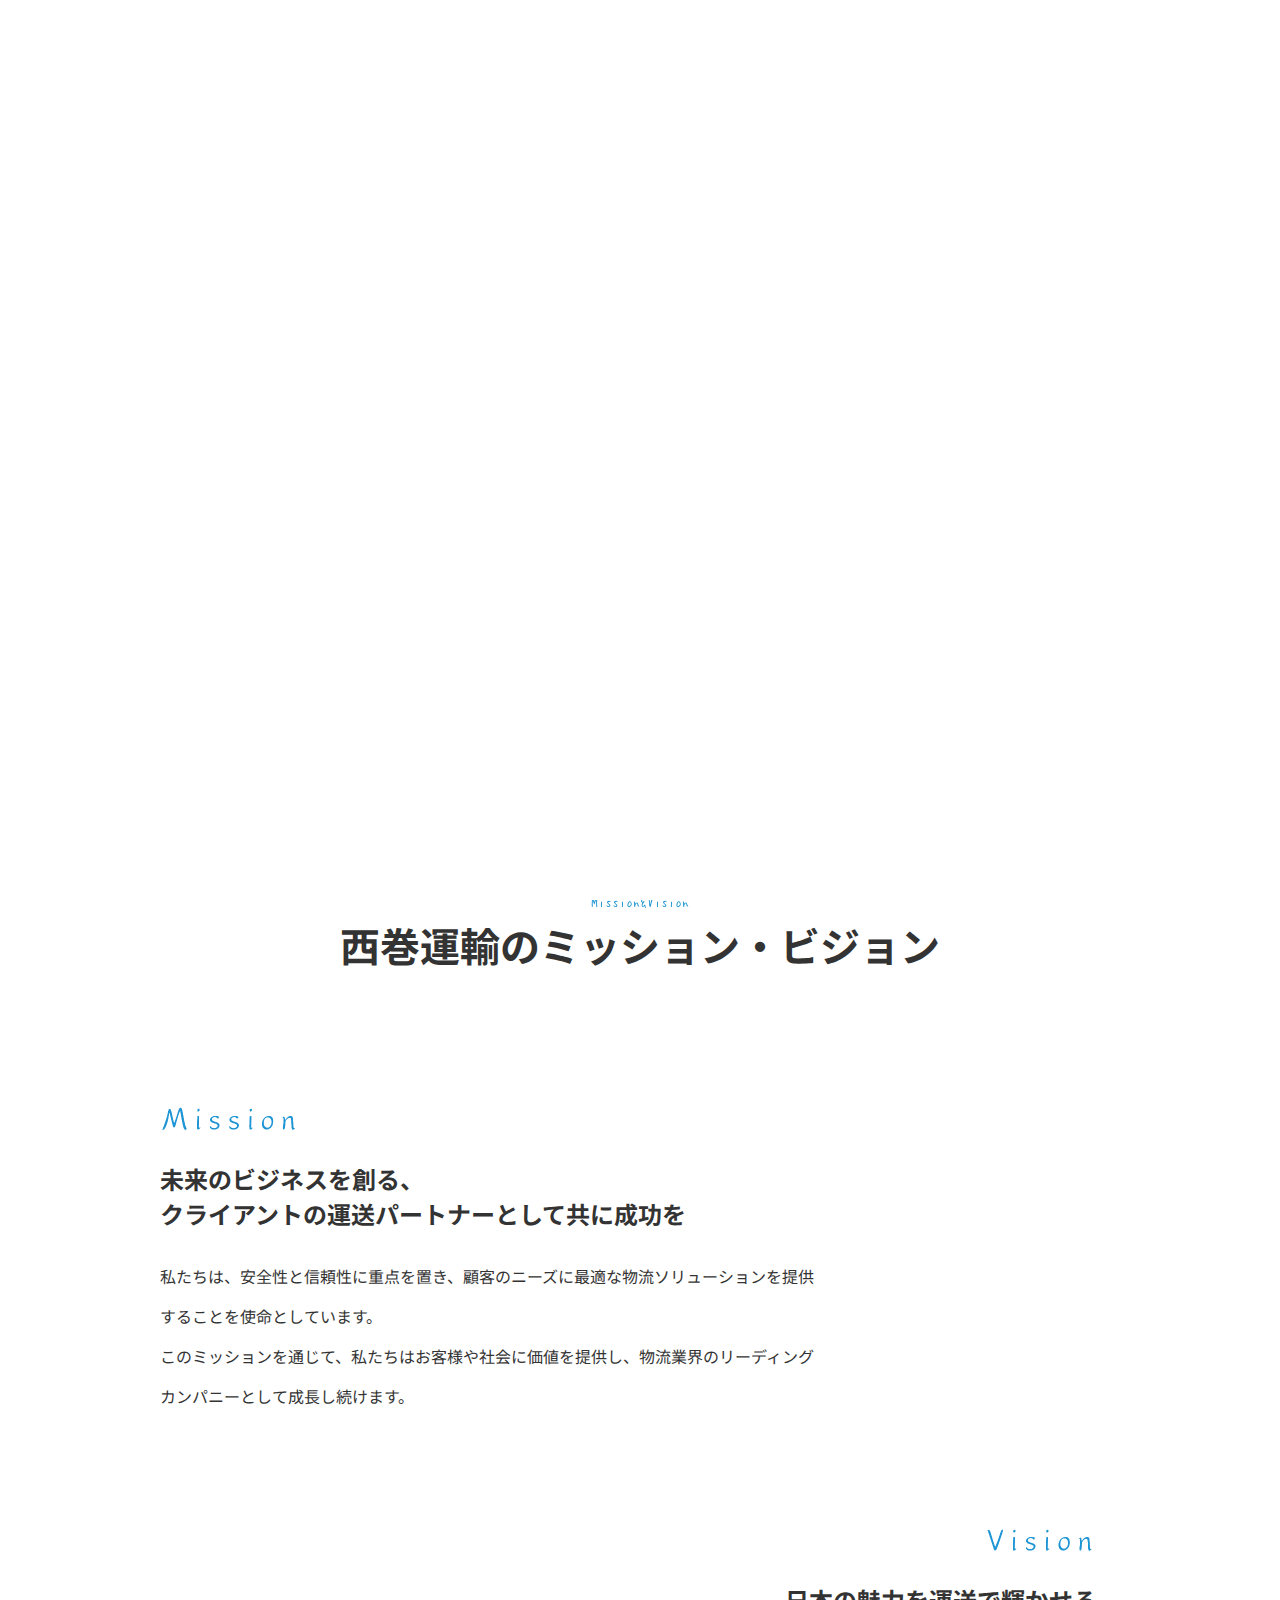
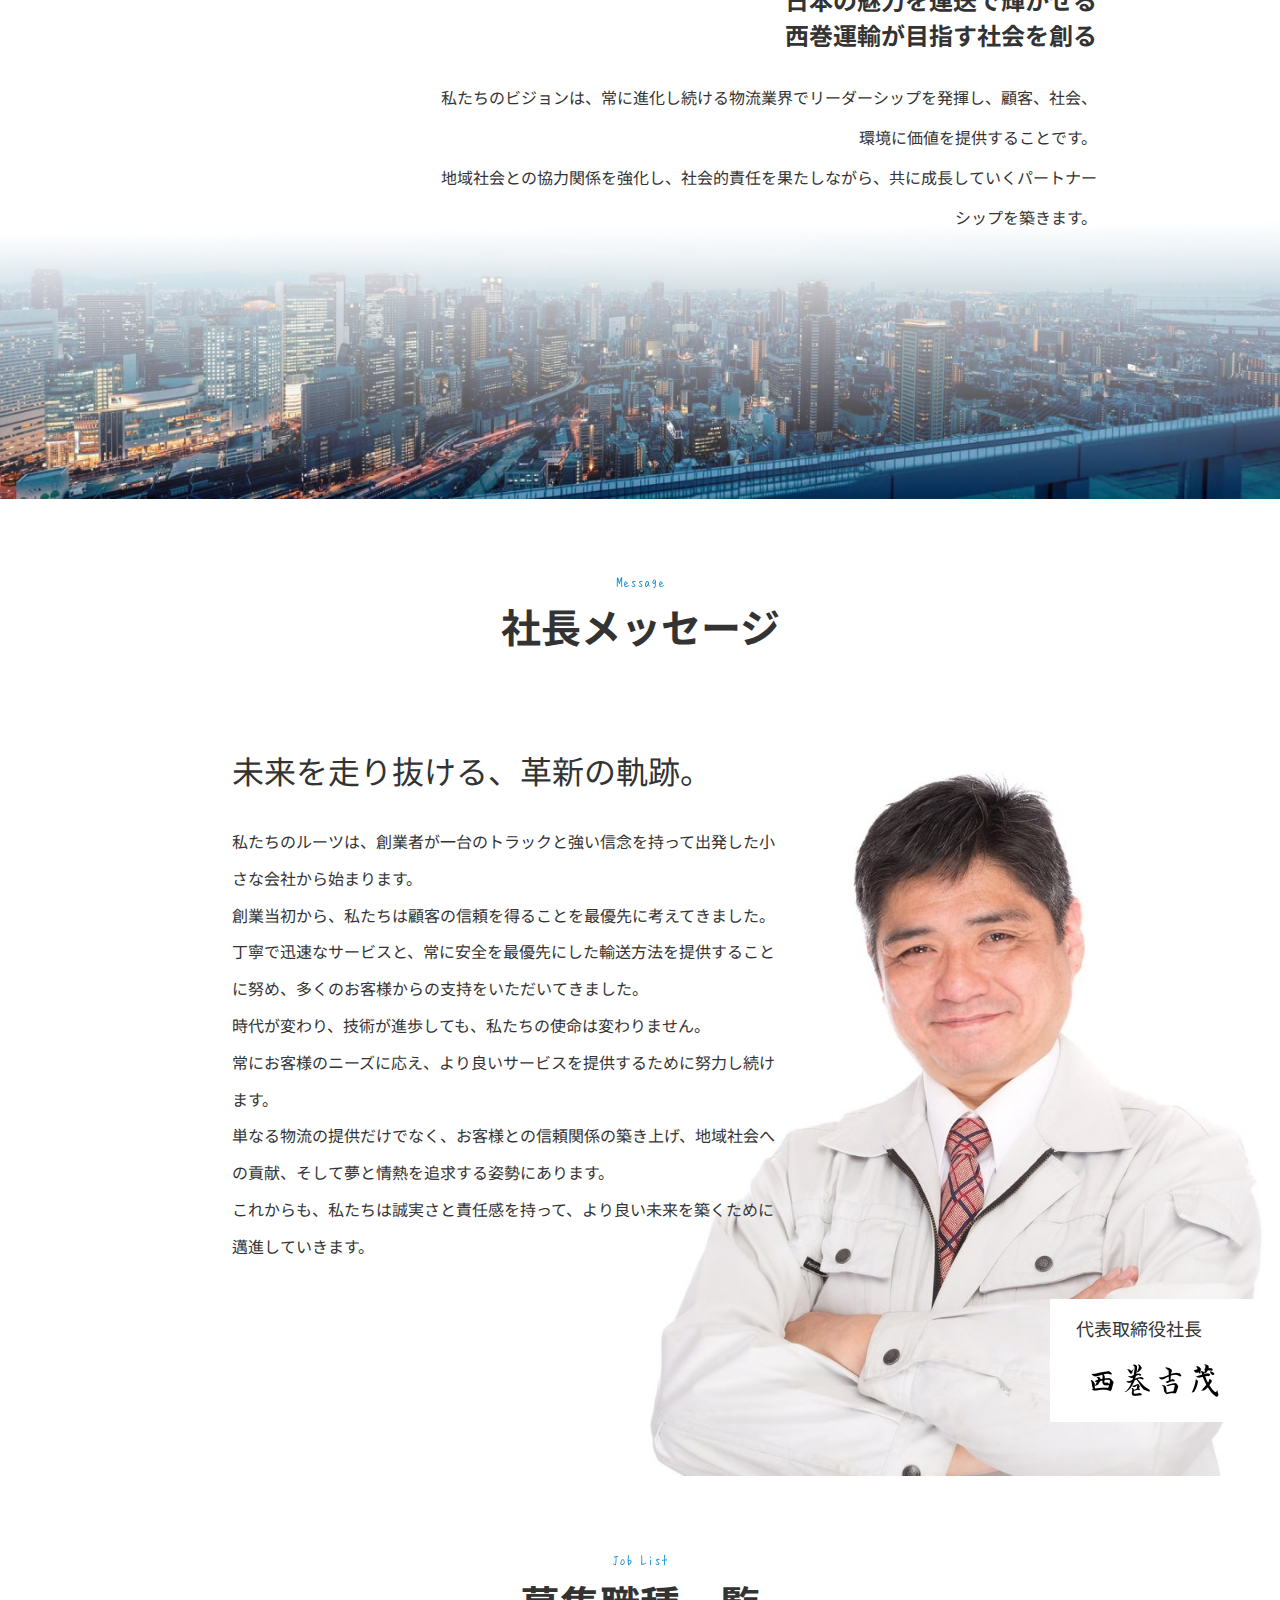
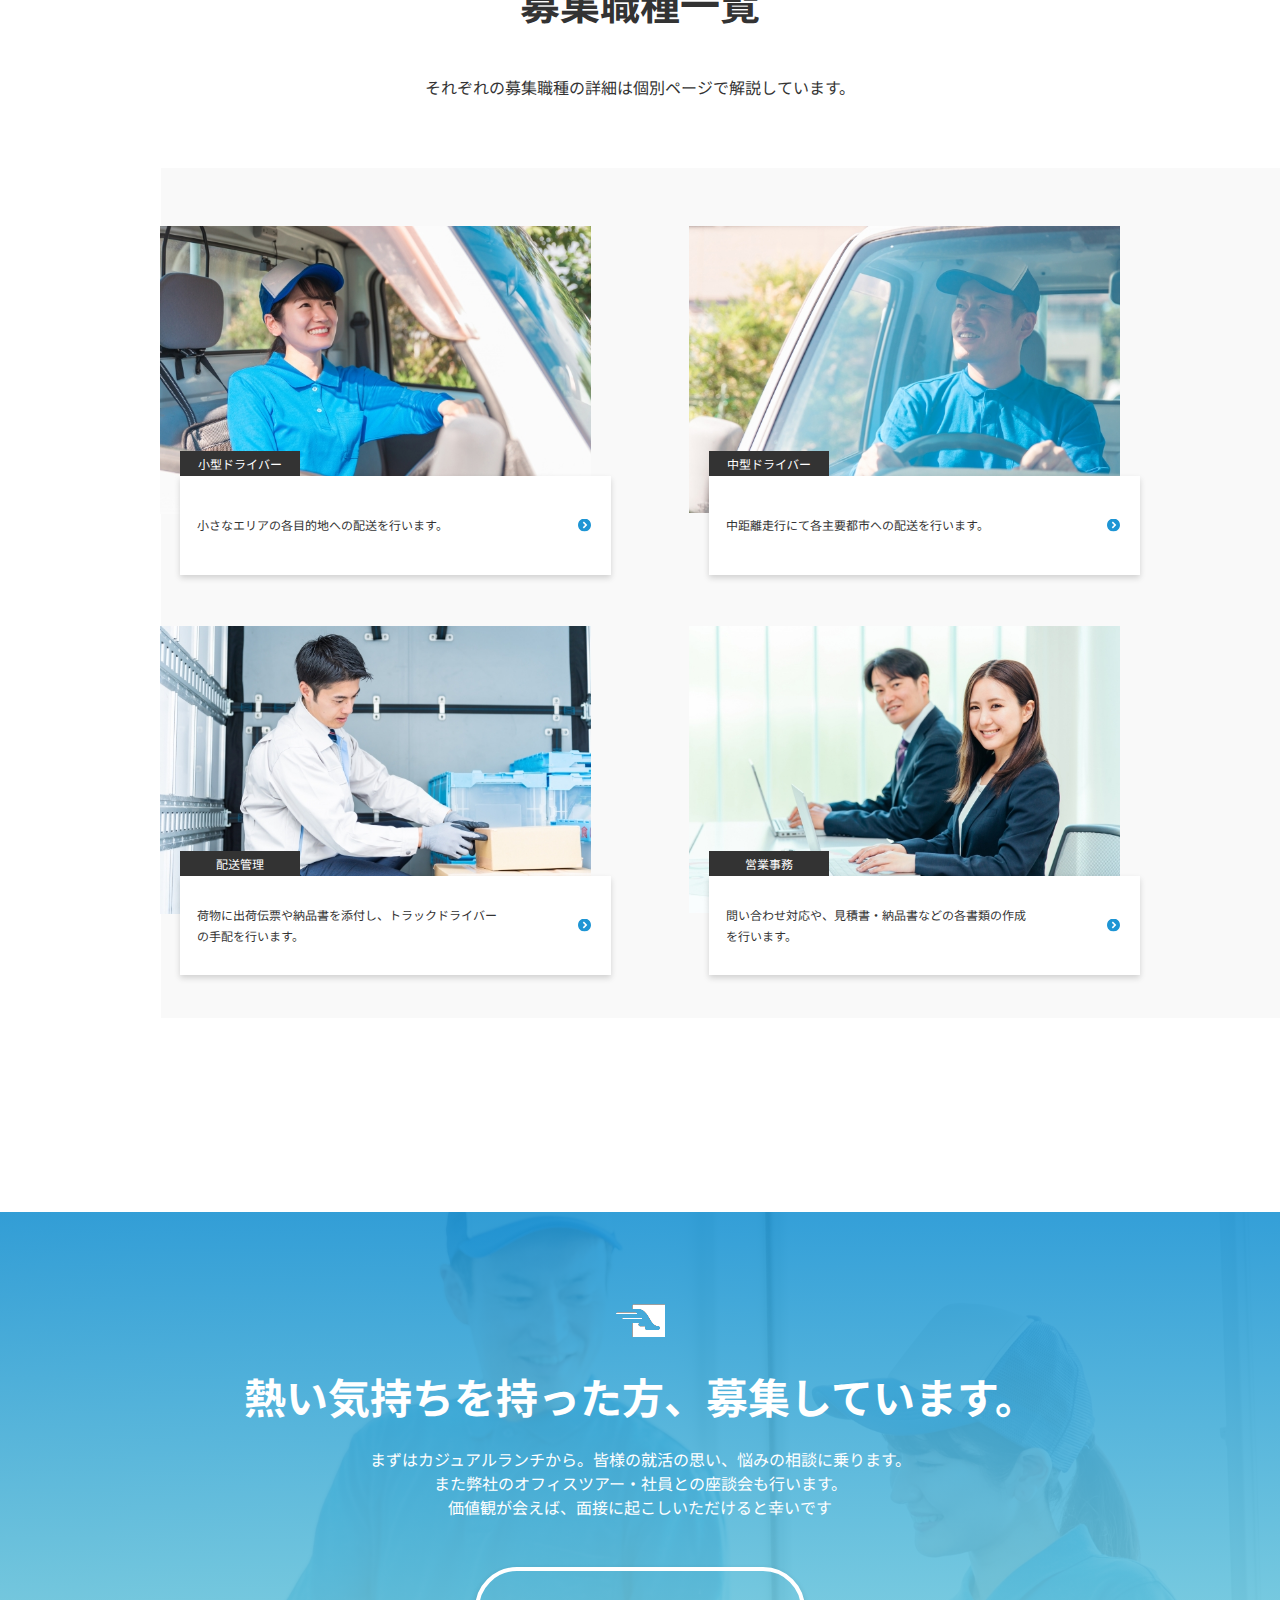
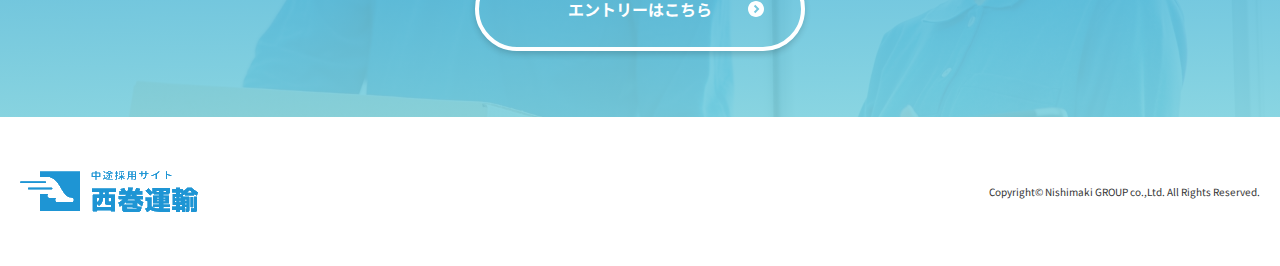
<file: index.html>
<!DOCTYPE html>
<html lang="ja">
  <head>
    <!-- 文字コードの指定 UTF-8を指定します -->
    <meta charset="UTF-8" />
    <!-- レスポンシブ表示のための記述 -->
    <meta name="viewport" content="width=device-width, initial-scale=1.0" />
    <!-- サイトのアイコンを設定 -->
    <link rel="icon" href="favicon.ico" type="image/x-icon" />
    <!-- 検索にヒットしないようにするための記述 -->
    <meta name="robots" content="noindex" />
    <!-- サイトのタイトルを記述 -->
    <title>採用情報 | 株式会社西巻運輸</title>
    <!-- サイトの概要を記述 -->
    <meta
      name="description"
      content="安全性と信頼性に重点を置き、顧客のニーズに最適な物流ソリューションを提供する株式会社西巻運輸の採用サイトです。"
    />
    <!-- Google Fontsを読み込みための記述 -->
    <link rel="preconnect" href="https://fonts.googleapis.com" />
    <link rel="preconnect" href="https://fonts.gstatic.com" crossorigin />
    <link href="https://fonts.googleapis.com/css2?family=Noto+Sans+JP:wght@400;500;700&display=swap" rel="stylesheet" />

    <!-- スタイルシートの読み込みのための記述 -->
    <link rel="stylesheet" href="./assets/css/style.css?ver=20240324" />
    <!-- OGP -->
    <meta property="og:type" content="website" />
    <!-- TOPページ以外はarticle -->
    <meta property="og:title" content="採用情報 | 株式会社西巻運輸" />
    <meta property="og:site_name" content="採用情報 | 株式会社西巻運輸" />
    <meta property="og:url" content="nishimaki_transport" />
    <meta property="og:image" content="https://serika-log.pya.jp/nishimaki_transport/assets/img/ogp.jpg" />
    <meta
      property="og:description"
      content="安全性と信頼性に重点を置き、顧客のニーズに最適な物流ソリューションを提供する株式会社西巻運輸の採用サイトです。"
    />
  </head>
  <body>
    <div class="p-loading">
      <img class="p-loading__logo" src="./assets/img/logo_mark.png" alt="西巻運輸のロゴマーク" />
    </div>
    <header id="js-header" class="l-header">
      <div class="l-header__inner">
        <h1 class="l-header__logo">
          <a href="./index.html"><img src="./assets/img/logo.svg" alt="西巻運輸" /></a>
        </h1>
        <nav class="l-header__nav">
          <ul class="l-header__nav-list">
            <li class="l-header__list-item"><a href="./index.html#mission">Mission&Vision</a></li>
            <li class="l-header__list-item"><a href="./index.html#message">Message</a></li>
            <li class="l-header__list-item"><a href="./index.html#job">Job List</a></li>
            <li class="l-header__list-item">
              <button class="c-button c-button--secondary js-modal-open">MY PAGEはこちら</button>
            </li>
            <li class="l-header__list-item">
              <div class="l-header__list-item-button">
                <a class="c-button c-button--primary" href="./recruit/entry.html">エントリーはこちら</a>
              </div>
            </li>
          </ul>
        </nav>
        <button id="js-drawer-icon" class="p-drawer-open p-drawer-icon">
          <span class="p-drawer-icon__bar"></span>
          <span class="p-drawer-icon__bar"></span>
          <span class="p-drawer-icon__bar"></span>
        </button>
      </div>
    </header>

    <div id="js-drawer-content" class="p-drawer-content">
      <ul class="p-drawer-content__menu">
        <li class="l-drawer__list-item"><a href="#mission" class="p-drawer-content__link">Mission&Vision</a></li>
        <li class="l-drawer__list-item"><a href="#message" class="p-drawer-content__link">Message</a></li>
        <li class="l-drawer__list-item"><a href="#job" class="p-drawer-content__link">Job List</a></li>
        <li class="l-drawer__list-item">
          <button class="c-button c-button--secondary js-modal-open">MY PAGEはこちら</button>
        </li>
        <li class="l-drawer__list-item">
          <div class="l-drawer__list-item-button">
            <a class="c-button c-button--primary" href="./recruit/entry.html">エントリーはこちら</a>
          </div>
        </li>
      </ul>
    </div>
    <div id="js-drawer-overlay" class="p-drawer-overlay"></div>

    <dialog id="js-login-modal" class="p-login__modal">
      <div class="p-login__inner">
        <div class="p-login__close">
          <button class="p-login__close-button js-modal-close">
            <img src="./assets/img/modal_close.svg" alt="モーダルを閉じる" />
          </button>
        </div>
        <h3 class="p-login__title">MY PAGE-ログイン</h3>

        <form id="login-form" class="p-login__form">
          <div class="p-login__form-item">
            <span class="p-login__form-tag">メールアドレス</span>
            <label for="login-email">
              <input type="email" id="login-email" placeholder="例） example@example.com" autocomplete="email" required />
            </label>
          </div>
          <div class="p-login__form-item">
            <span>パスワード</span>
            <label for="login-password">
              <input type="password" id="login-password" autocomplete="current-password" required />
            </label>
          </div>
        </form>
        <div class="p-login__button">
          <button id="js-login" class="c-button--login">サインイン</button>
        </div>
        <div class="p-login__entry">
          <a href="./recruit/entry.html">新規登録はこちら</a>
        </div>
      </div>
    </dialog>

    <main>
      <div class="p-mv">
        <div class="p-mv__bg">
          <div class="p-mv__bg-img"></div>
          <div class="p-mv__bg-img"></div>
          <div class="p-mv__bg-img"></div>
        </div>
        <div class="p-mv__lead">
          <img src="./assets/img/mv_lead.png" alt="夢を運ぶ未来の旅路へ、今すぐ飛び立とう" />
        </div>
      </div>

      <section id="mission" class="p-mission u-separate">
        <div class="p-mission__inner l-inner">
          <h2 class="p-mission__heading c-section-heading">西巻運輸のミッション・<span>ビジョン</span></h2>
          <div class="p-mission__boxes">
            <div class="p-mission__box">
              <div class="p-mission__box-title">
                <img src="./assets/img/mission.png" alt="Mission" />
              </div>
              <h3 class="p-mission__box-lead">
                未来のビジネスを創る、<br />
                クライアントの運送パートナーとして共に成功を
              </h3>
              <p class="p-mission__box-text">
                私たちは、安全性と信頼性に重点を置き、顧客のニーズに最適な物流ソリューションを提供することを使命としています。<br />
                このミッションを通じて、私たちはお客様や社会に価値を提供し、物流業界のリーディングカンパニーとして成長し続けます。
              </p>
            </div>
            <div class="p-mission__box">
              <div class="p-mission__box-title">
                <img src="./assets/img/vision.png" alt="Vision" />
                <!-- <p>vision</p> -->
              </div>
              <h3 class="p-mission__box-lead">
                <span>日本の魅力を運送で輝かせる</span><br />
                <span>西巻運輸が目指す社会を創る</span>
              </h3>
              <p class="p-mission__box-text">
                私たちのビジョンは、常に進化し続ける物流業界でリーダーシップを発揮し、顧客、社会、環境に価値を提供することです。<br />
                地域社会との協力関係を強化し、社会的責任を果たしながら、共に成長していくパートナーシップを築きます。
              </p>
            </div>
          </div>
        </div>
      </section>

      <section id="message" class="p-message u-separate">
        <h2 class="p-message__heading c-section-heading">社長メッセージ</h2>
        <div class="p-message__content-bg">
          <div class="p-message__content">
            <p class="p-message__content-lead">未来を走り抜ける、<span>革新の軌跡。</span></p>
            <p class="-message__content-text">
              私たちのルーツは、創業者が一台のトラックと強い信念を持って出発した小さな会社から始まります。<br />
              創業当初から、私たちは顧客の信頼を得ることを最優先に考えてきました。<br />
              丁寧で迅速なサービスと、常に安全を最優先にした輸送方法を提供することに努め、多くのお客様からの支持をいただいてきました。<br />
              時代が変わり、技術が進歩しても、私たちの使命は変わりません。<br />
              常にお客様のニーズに応え、より良いサービスを提供するために努力し続けます。<br />
              単なる物流の提供だけでなく、お客様との信頼関係の築き上げ、地域社会への貢献、そして夢と情熱を追求する姿勢にあります。<br />
              これからも、私たちは誠実さと責任感を持って、より良い未来を築くために邁進していきます。
            </p>
          </div>
          <div class="p-message__personal">
            <p class="p-message__personal-title">代表取締役社長</p>
            <div class="p-message__personal-name">
              <img src="./assets/img/ceo_name.png" alt="西巻吉茂" />
            </div>
          </div>
        </div>
      </section>

      <section id="job" class="p-job u-separate">
        <h2 class="p-job__heading c-section-heading">募集職種一覧</h2>
        <p class="job__lead">それぞれの募集職種の詳細は<span>個別ページで解説しています。</span></p>
        <div class="p-job__inner">
          <ul class="p-job__cards">
            <li class="p-jpb-card">
              <a href="./recruit/small_driver.html">
                <div class="p-job-card__img">
                  <img src="./assets/img/small_truck_driver.jpg" alt="小型トラックを運転する女性" />
                </div>
                <div class="p-job-card__contents">
                  <div class="p-job__card-inner">
                    <p class="p-job-card__title">小型ドライバー</p>
                    <p class="p-job-card__text">小さなエリアの各目的地への配送を行います。</p>
                  </div>
                </div>
              </a>
            </li>
            <li class="p-jpb-card">
              <a href="./recruit/medium_driver.html">
                <div class="p-job-card__img">
                  <img src="./assets/img/medium_truck_driver.jpg" alt="中型トラックを運転する男性" />
                </div>
                <div class="p-job-card__contents">
                  <div class="p-job__card-inner">
                    <p class="p-job-card__title">中型ドライバー</p>
                    <p class="p-job-card__text">中距離走行にて各主要都市への配送を行います。</p>
                  </div>
                </div>
              </a>
            </li>
            <li class="p-jpb-card">
              <a href="./recruit/management.html">
                <div class="p-job-card__img">
                  <img src="./assets/img/management.jpg" alt="荷物のチェックを行う配送管理者" />
                </div>
                <div class="p-job-card__contents">
                  <div class="p-job__card-inner">
                    <p class="p-job-card__title">配送管理</p>
                    <p class="p-job-card__text">荷物に出荷伝票や納品書を添付し、トラックドライバーの手配を行います。</p>
                  </div>
                </div>
              </a>
            </li>
            <li class="p-jpb-card">
              <a href="./recruit/office_work.html">
                <div class="p-job-card__img">
                  <img src="./assets/img/office_work.jpg" alt="パソコンで作業をする女性と男性" />
                </div>
                <div class="p-job-card__contents">
                  <div class="p-job__card-inner">
                    <p class="p-job-card__title">営業事務</p>
                    <p class="p-job-card__text">問い合わせ対応や、見積書・納品書などの各書類の作成を行います。</p>
                  </div>
                </div>
              </a>
            </li>
          </ul>
        </div>
      </section>

      <section class="p-cta">
        <div class="p-cta__inner l-inner">
          <div class="p-cta__logo">
            <img src="./assets/img/cta_logo.png" alt="西巻運輸のロゴマーク" />
          </div>
          <h3 class="p-cta__lead">熱い気持ちを持った方、<span>募集しています。</span></h3>
          <p class="p-cta__text">
            まずはカジュアルランチから。<span>皆様の就活の思い、</span><span>悩みの相談に乗ります。</span><br />
            また弊社のオフィスツアー・<span>社員との座談会も行います。</span><br />
            価値観が会えば、<span>面接に起こしいただけると幸いです</span>
          </p>
          <div class="p-cta__button">
            <a class="c-button c-button--cta" href="./recruit/entry.html">エントリーはこちら</a>
          </div>
        </div>
      </section>
    </main>

    <footer class="l-footer">
      <div class="l-footer__inner">
        <div class="l-footer__logo">
          <img src="./assets/img/logo_footer.png" alt="西巻運輸" />
        </div>
        <small class="l-footer__copyright">
          Copyright&copy;&nbsp;Nishimaki&nbsp;GROUP&nbsp;co.,Ltd.&nbsp;All&nbsp;Rights&nbsp;Reserved.
        </small>
      </div>
    </footer>
    <script src="https://ajax.googleapis.com/ajax/libs/jquery/3.7.1/jquery.min.js"></script>
    <script src="./assets/js/sqript.js"></script>
  </body>
</html>
</file>
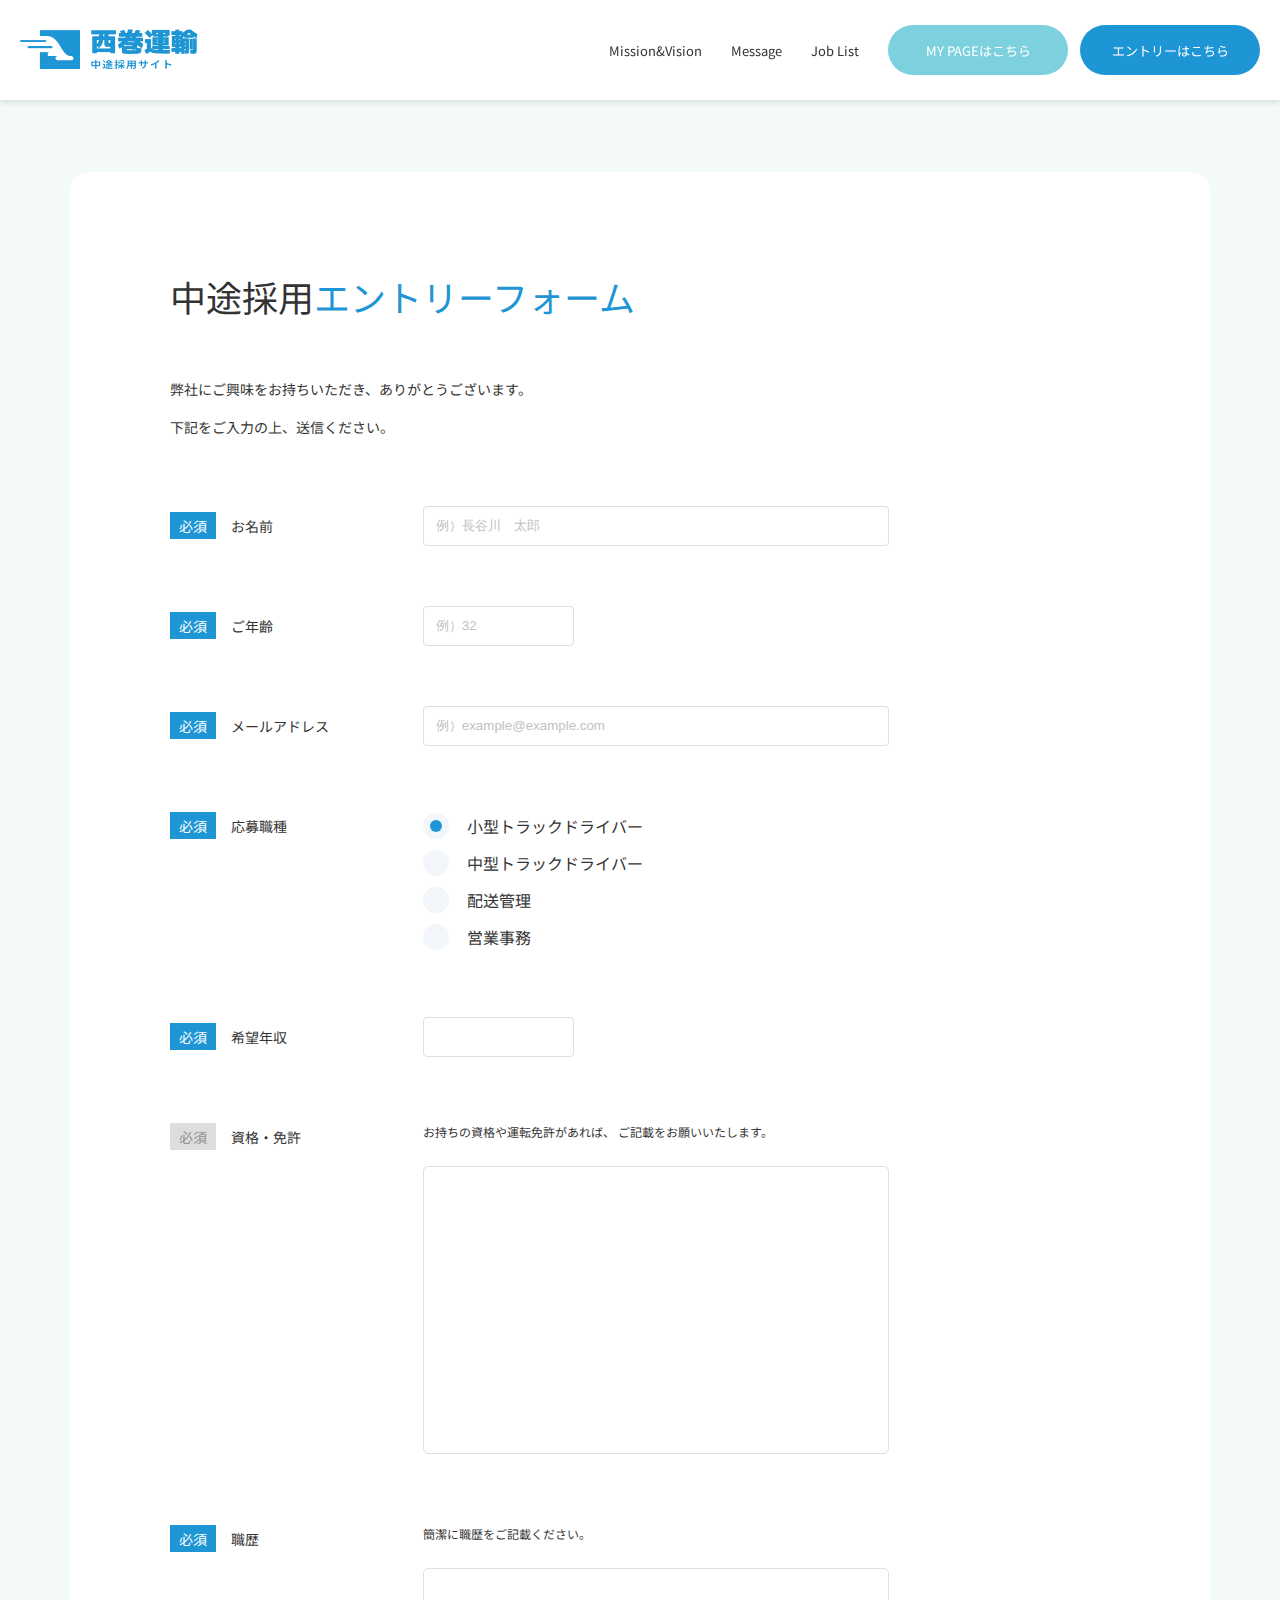
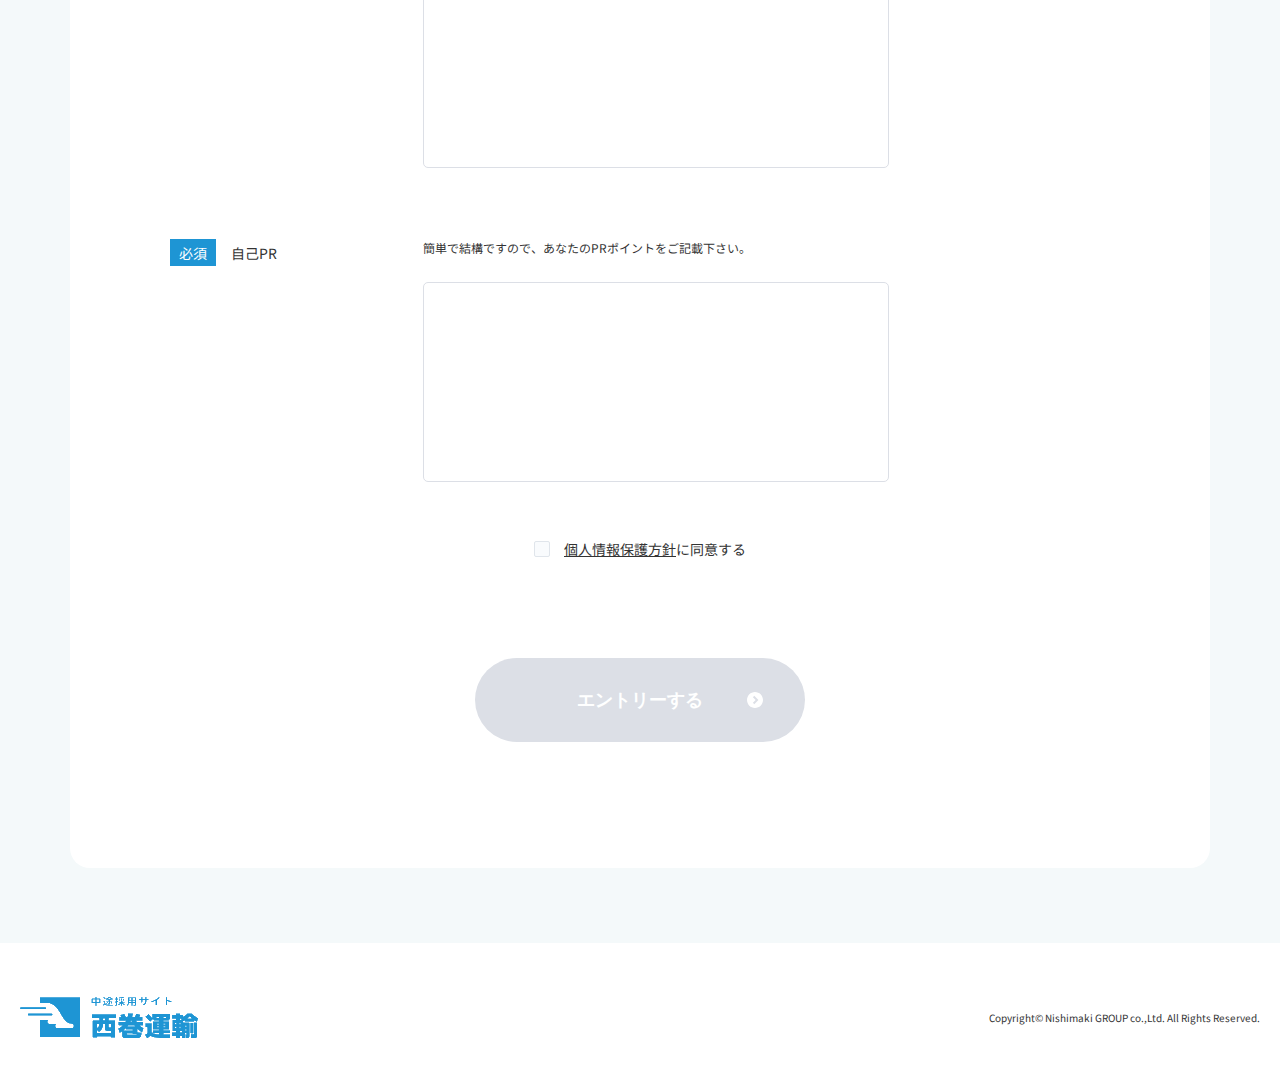
<file: recruit/entry.html>
<!DOCTYPE html>
<html lang="ja">
  <head>
    <!-- 文字コードの指定 UTF-8を指定します -->
    <meta charset="UTF-8" />
    <!-- レスポンシブ表示のための記述 -->
    <meta name="viewport" content="width=device-width, initial-scale=1.0" />
    <!-- サイトのアイコンを設定 -->
    <link rel="icon" href="./favicon.ico" type="image/x-icon" />
    <!-- 検索にヒットしないようにするための記述 -->
    <meta name="robots" content="noindex" />
    <!-- サイトのタイトルを記述 -->
    <title>エントリーフォーム| 株式会社西巻運輸</title>
    <!-- サイトの概要を記述 -->
    <meta
      name="description"
      content="安全性と信頼性に重点を置き、顧客のニーズに最適な物流ソリューションを提供する株式会社西巻運輸の採用サイトです。"
    />
    <!-- Google Fontsを読み込みための記述 -->
    <link rel="preconnect" href="https://fonts.googleapis.com" />
    <link rel="preconnect" href="https://fonts.gstatic.com" crossorigin />
    <link href="https://fonts.googleapis.com/css2?family=Noto+Sans+JP:wght@400;500;700&display=swap" rel="stylesheet" />

    <!-- スタイルシートの読み込みのための記述 -->
    <link rel="stylesheet" href="../assets/css/style.css?ver=20240321" />
  </head>
  <body>
    <header class="l-header is-white">
      <div class="l-header__inner">
        <h1 class="l-header__logo">
          <a href="../index.html"><img src="../assets/img/logo.svg" alt="西巻運輸" /></a>
        </h1>
        <nav class="l-header__nav">
          <ul class="l-header__nav-list">
            <li class="l-header__list-item"><a href="../index.html#mission">Mission&Vision</a></li>
            <li class="l-header__list-item"><a href="../index.html#message">Message</a></li>
            <li class="l-header__list-item"><a href="../index.html#job">Job List</a></li>
            <li class="l-header__list-item">
              <button class="c-button c-button--secondary js-modal-open">MY PAGEはこちら</button>
            </li>
            <li class="l-header__list-item">
              <div class="l-header__list-item-button">
                <a class="c-button c-button--primary" href="../recruit/entry.html">エントリーはこちら</a>
              </div>
            </li>
          </ul>
        </nav>
        <button id="js-drawer-icon" class="p-drawer-open p-drawer-icon">
          <span class="p-drawer-icon__bar"></span>
          <span class="p-drawer-icon__bar"></span>
          <span class="p-drawer-icon__bar"></span>
        </button>
      </div>
    </header>

    <div id="js-drawer-content" class="p-drawer-content">
      <ul class="p-drawer-content__menu">
        <li class="l-drawer__list-item"><a href="../index.html#mission" class="p-drawer-content__link">Mission&Vision</a></li>
        <li class="l-drawer__list-item"><a href="../index.html#message" class="p-drawer-content__link">Message</a></li>
        <li class="l-drawer__list-item"><a href="../index.html#job" class="p-drawer-content__link">Job List</a></li>
        <li class="l-drawer__list-item">
          <button class="c-button c-button--secondary js-modal-open">MY PAGEはこちら</button>
        </li>
        <li class="l-drawer__list-item">
          <div class="l-drawer__list-item-button">
            <a class="c-button c-button--primary" href="../recruit/entry.html">エントリーはこちら</a>
          </div>
        </li>
      </ul>
    </div>
    <div id="js-drawer-overlay" class="p-drawer-overlay"></div>

    <dialog id="js-login-modal" class="p-login__modal">
      <div class="p-login__inner">
        <div class="p-login__close">
          <button class="p-login__close-button js-modal-close">
            <img src="../assets/img/modal_close.svg" alt="モーダルを閉じる" />
          </button>
        </div>
        <h3 class="p-login__title">MY PAGE-ログイン</h3>

        <form class="p-login__form">
          <div class="p-login__form-item">
            <span class="p-login__form-tag">メールアドレス</span>
            <label for="login-email">
              <input type="email" id="login-email" placeholder="例） example@example.com" autocomplete="email" required />
            </label>
          </div>
          <div class="p-login__form-item">
            <span>パスワード</span>
            <label for="login-password">
              <input type="password" id="login-password" autocomplete="current-password" required />
            </label>
          </div>
        </form>
        <div class="p-login__button">
          <button class="c-button--login">サインイン</button>
        </div>
        <div class="p-login__entry">
          <a href="../recruit/entry.html">新規登録はこちら</a>
        </div>
      </div>
    </dialog>

    <main>
      <section class="p-entry">
        <div class="p-entry__inner">
          <div class="p-contact__box">
            <h2 class="p-contact__box-title">中途採用<span class="p-contact__box-title-color">エントリーフォーム</span></h2>
            <p class="p-contact__box-text">
              弊社にご興味をお持ちいただき、ありがとうございます。<br />
              下記をご入力の上、送信ください。
            </p>
            <form
              id="form"
              class="p-contact__form FormArea"
              action="https://docs.google.com/forms/u/0/d/e/1FAIpQLSfMKZvRik8Rq2j4AcZhH_oZ3SDno5BpmsQtg-a5OdCVg_KoVg/formResponse"
              target="hidden_iframe"
              onsubmit="submitted=true;"
            >
              <div class="p-contact__fields">
                <!-- お名前  -->
                <div class="p-contact__field">
                  <div class="p-form__field">
                    <div class="p-form__field-head">
                      <span class="p-form__field-tag">必須</span>
                      <label for="your-name" class="p-form__field-label">お名前</label>
                    </div>
                    <div class="p-form__field-item">
                      <input
                        class="p-form-text"
                        type="text"
                        name="entry.782428637"
                        id="your-name"
                        placeholder="例）長谷川　太郎"
                        required
                      />
                    </div>
                  </div>
                </div>
                <!-- ご年齢  -->
                <div class="p-contact__field">
                  <div class="p-form__field">
                    <div class="p-form__field-head">
                      <span class="p-form__field-tag">必須</span>
                      <label for="your-age" class="p-form__field-label">ご年齢</label>
                    </div>
                    <div class="p-form__field-item">
                      <input
                        class="p-form-text p-form-text--short"
                        type="text"
                        name="entry.1478878073"
                        id="your-age"
                        placeholder="例）32"
                        required
                      />
                    </div>
                  </div>
                </div>
                <!-- メールアドレス  -->
                <div class="p-contact__field">
                  <div class="p-form__field">
                    <div class="p-form__field-head">
                      <span class="p-form__field-tag">必須</span>
                      <label for="your-email" class="p-form__field-label">メールアドレス</label>
                    </div>
                    <div class="p-form__field-item">
                      <input
                        class="p-form-text"
                        type="email"
                        name="entry.1581072532"
                        id="your-email"
                        placeholder="例）example@example.com"
                        required
                      />
                    </div>
                  </div>
                </div>
                <!-- 応募職種  -->
                <div class="p-contact__field">
                  <div class="p-form__field">
                    <div class="p-form__field-head">
                      <span class="p-form__field-tag">必須</span>
                      <div class="p-form__field-label">応募職種</div>
                    </div>
                    <div class="p-form__field">
                      <div class="p-form__field-item">
                        <div class="p-form__field-radios">
                          <label for="occupation" class="p-form-field__radio p-from-radio">
                            <input
                              class="p-from-radio__input"
                              type="radio"
                              name="entry.108238858"
                              value="小型トラックドライバー"
                              id="occupation"
                              checked
                              required
                            />
                            <span class="p-from-radio__text">小型トラックドライバー</span>
                          </label>
                          <label class="form-field__radio from-radio">
                            <input
                              class="p-from-radio__input"
                              type="radio"
                              name="entry.108238858"
                              value="中型トラックドライバー"
                            />
                            <span class="p-from-radio__text">中型トラックドライバー</span>
                          </label>
                          <label class="p-form-field__radio p-from-radio">
                            <input class="p-from-radio__input" type="radio" name="entry.108238858" value="配送管理" />
                            <span class="p-from-radio__text">配送管理</span>
                          </label>
                          <label class="p-form-field__radio p-from-radio">
                            <input class="p-from-radio__input" type="radio" name="entry.108238858" value="営業事務" />
                            <span class="p-from-radio__text">営業事務</span>
                          </label>
                        </div>
                      </div>
                    </div>
                  </div>
                </div>
                <!-- 希望年収  -->
                <div class="p-contact__field">
                  <div class="p-form__field">
                    <div class="p-form__field-head">
                      <span class="p-form__field-tag">必須</span>
                      <label for="salary" class="p-form__field-label">希望年収</label>
                    </div>
                    <div class="p-form__field-item">
                      <input class="p-form-text p-form-text--short" type="text" name="entry.1398402419" id="salary" required />
                    </div>
                  </div>
                </div>
                <!-- 実績  -->
                <div class="p-contact__field">
                  <div class="p-form__field">
                    <div class="p-form__field-head">
                      <span class="p-form__field-tag p-form__field-tag--gray">必須</span>
                      <label for="your-work" class="p-form__field-label">資格・免許</label>
                    </div>
                    <div class="p-form__field-item">
                      <p class="p-form__field-item-text">
                        <span>お持ちの資格や運転免許があれば、</span>
                        <span>ご記載をお願いいたします。</span>
                      </p>
                      <textarea
                        class="p-form-textarea p-form-textarea--large"
                        name="entry.962192676"
                        id="your-work"
                        cols="30"
                        rows="10"
                      ></textarea>
                    </div>
                  </div>
                </div>
                <!-- 学歴  -->
                <div class="p-contact__field">
                  <div class="p-form__field">
                    <div class="p-form__field-head">
                      <span class="p-form__field-tag">必須</span>
                      <label for="your-background" class="p-form__field-label">職歴</label>
                    </div>
                    <div class="p-form__field-item">
                      <p class="p-form__field-item-text">簡潔に職歴をご記載ください。</p>
                      <textarea
                        class="p-form-textarea"
                        name="entry.2063486007"
                        id="your-background"
                        cols="30"
                        rows="10"
                        required
                      ></textarea>
                    </div>
                  </div>
                </div>
                <!-- 自己PR  -->
                <div class="p-contact__field">
                  <div class="p-form__field">
                    <div class="p-form__field-head">
                      <span class="p-form__field-tag">必須</span>
                      <label for="pr" class="p-form__field-label">自己PR</label>
                    </div>
                    <div class="p-form__field-item">
                      <p class="p-form__field-item-text">簡単で結構ですので、<span>あなたのPRポイントをご記載下さい。</span></p>
                      <textarea class="p-form-textarea" name="entry.1492159727" id="pr" cols="30" rows="10" required></textarea>
                    </div>
                  </div>
                </div>
              </div>
              <div class="p-form__checkbox">
                <label class="p-form__checkbox-label" for="check">
                  <input class="p-form__checkbox-input" type="checkbox" id="check" name="subscribe" value="privacy" required />
                  <span class="form__checkbox-text"
                    ><a href="#" target="_blank"><span class="p-form__checkbox-link">個人情報保護方針</span></a
                    >に同意する</span
                  >
                </label>
              </div>
              <div class="p-form__button">
                <input type="submit" value="エントリーする" class="c-button c-button--entry" id="js-submit" disabled />
              </div>
            </form>
            <p class="u-submit-message__end">
              エントリー頂きありがとうございます。<br />
              3営業日以内に担当からご連絡いたします。
            </p>
            <p class="u-submit-message__false">送信に失敗しました。</p>
          </div>
        </div>
      </section>
    </main>

    <footer class="l-footer">
      <div class="l-footer__inner">
        <div class="l-footer__logo">
          <img src="../assets/img/logo_footer.png" alt="西巻運輸" />
        </div>
        <small class="l-footer__copyright">
          Copyright&copy;&nbsp;Nishimaki&nbsp;GROUP&nbsp;co.,Ltd.&nbsp;All&nbsp;Rights&nbsp;Reserved.
        </small>
      </div>
    </footer>
    <script src="https://ajax.googleapis.com/ajax/libs/jquery/3.7.1/jquery.min.js"></script>
    <script src="../assets/js/sqript.js"></script>
  </body>
</html>
</file>
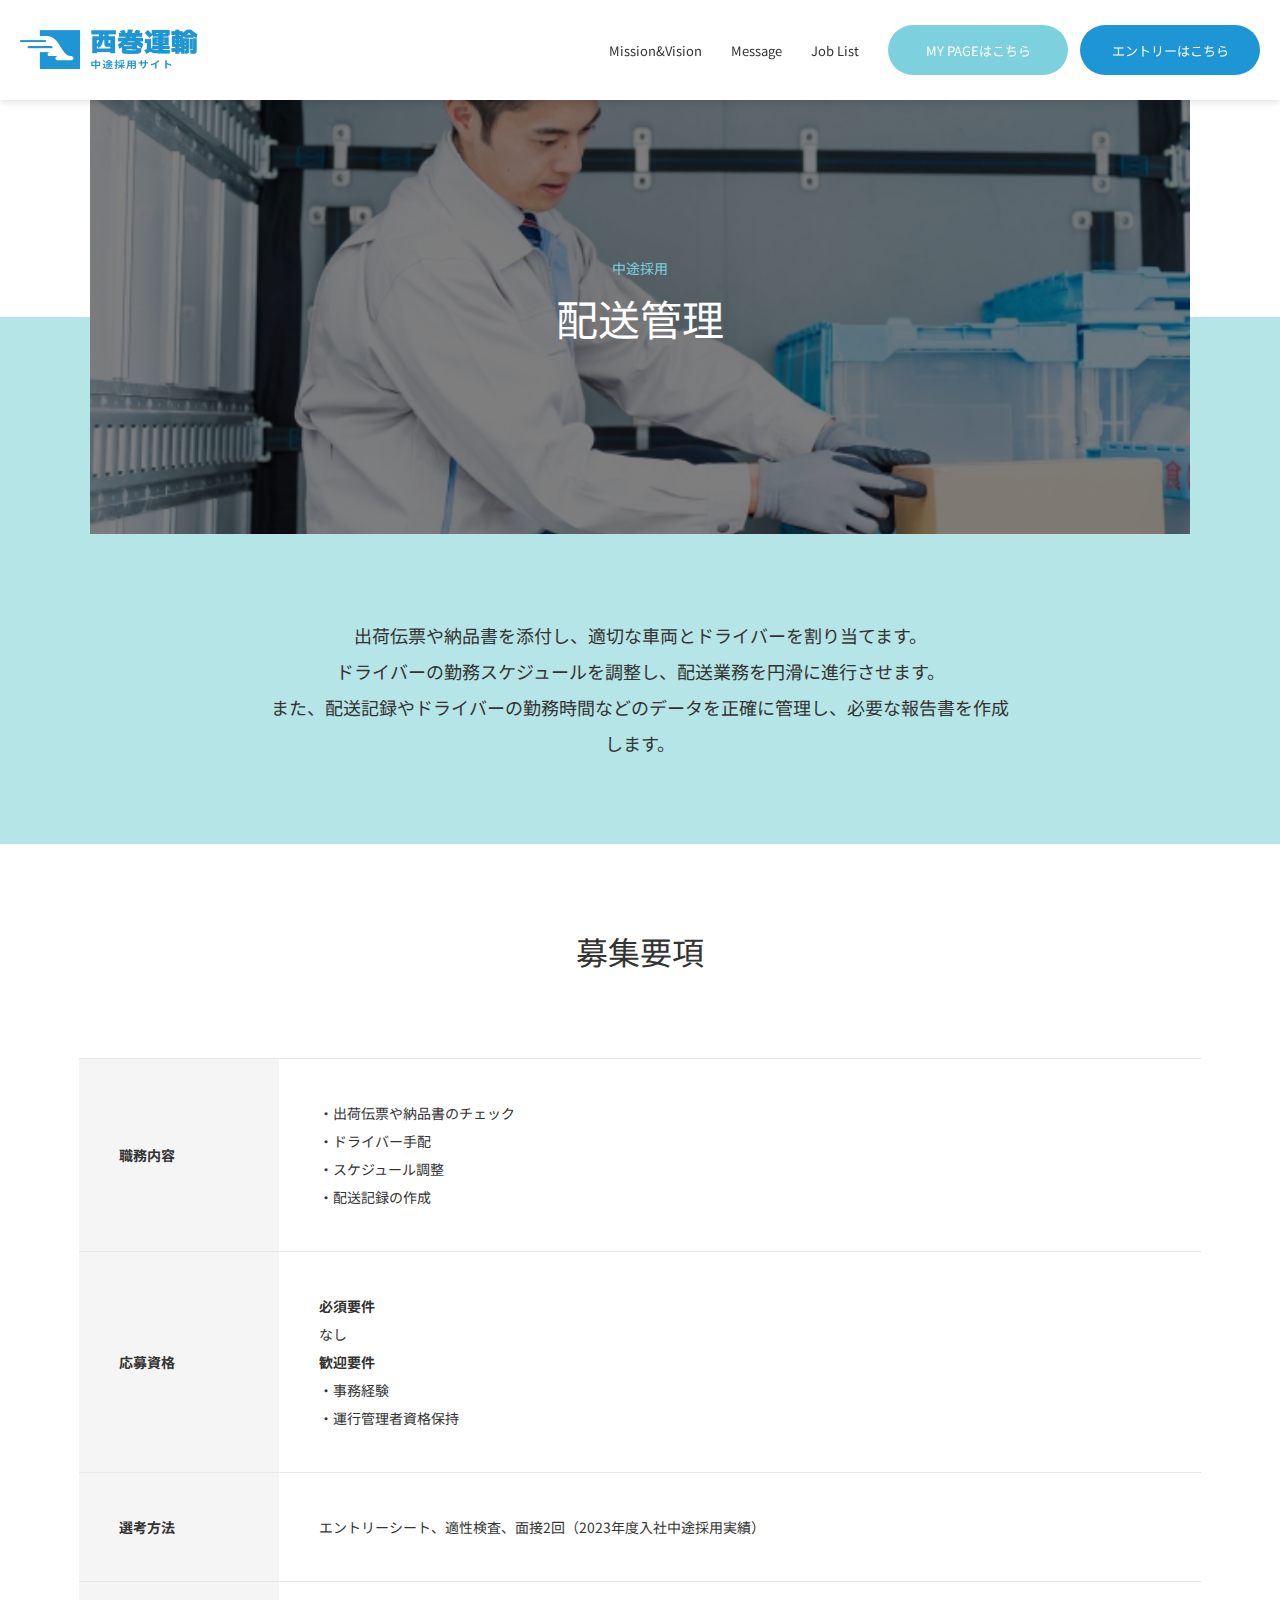
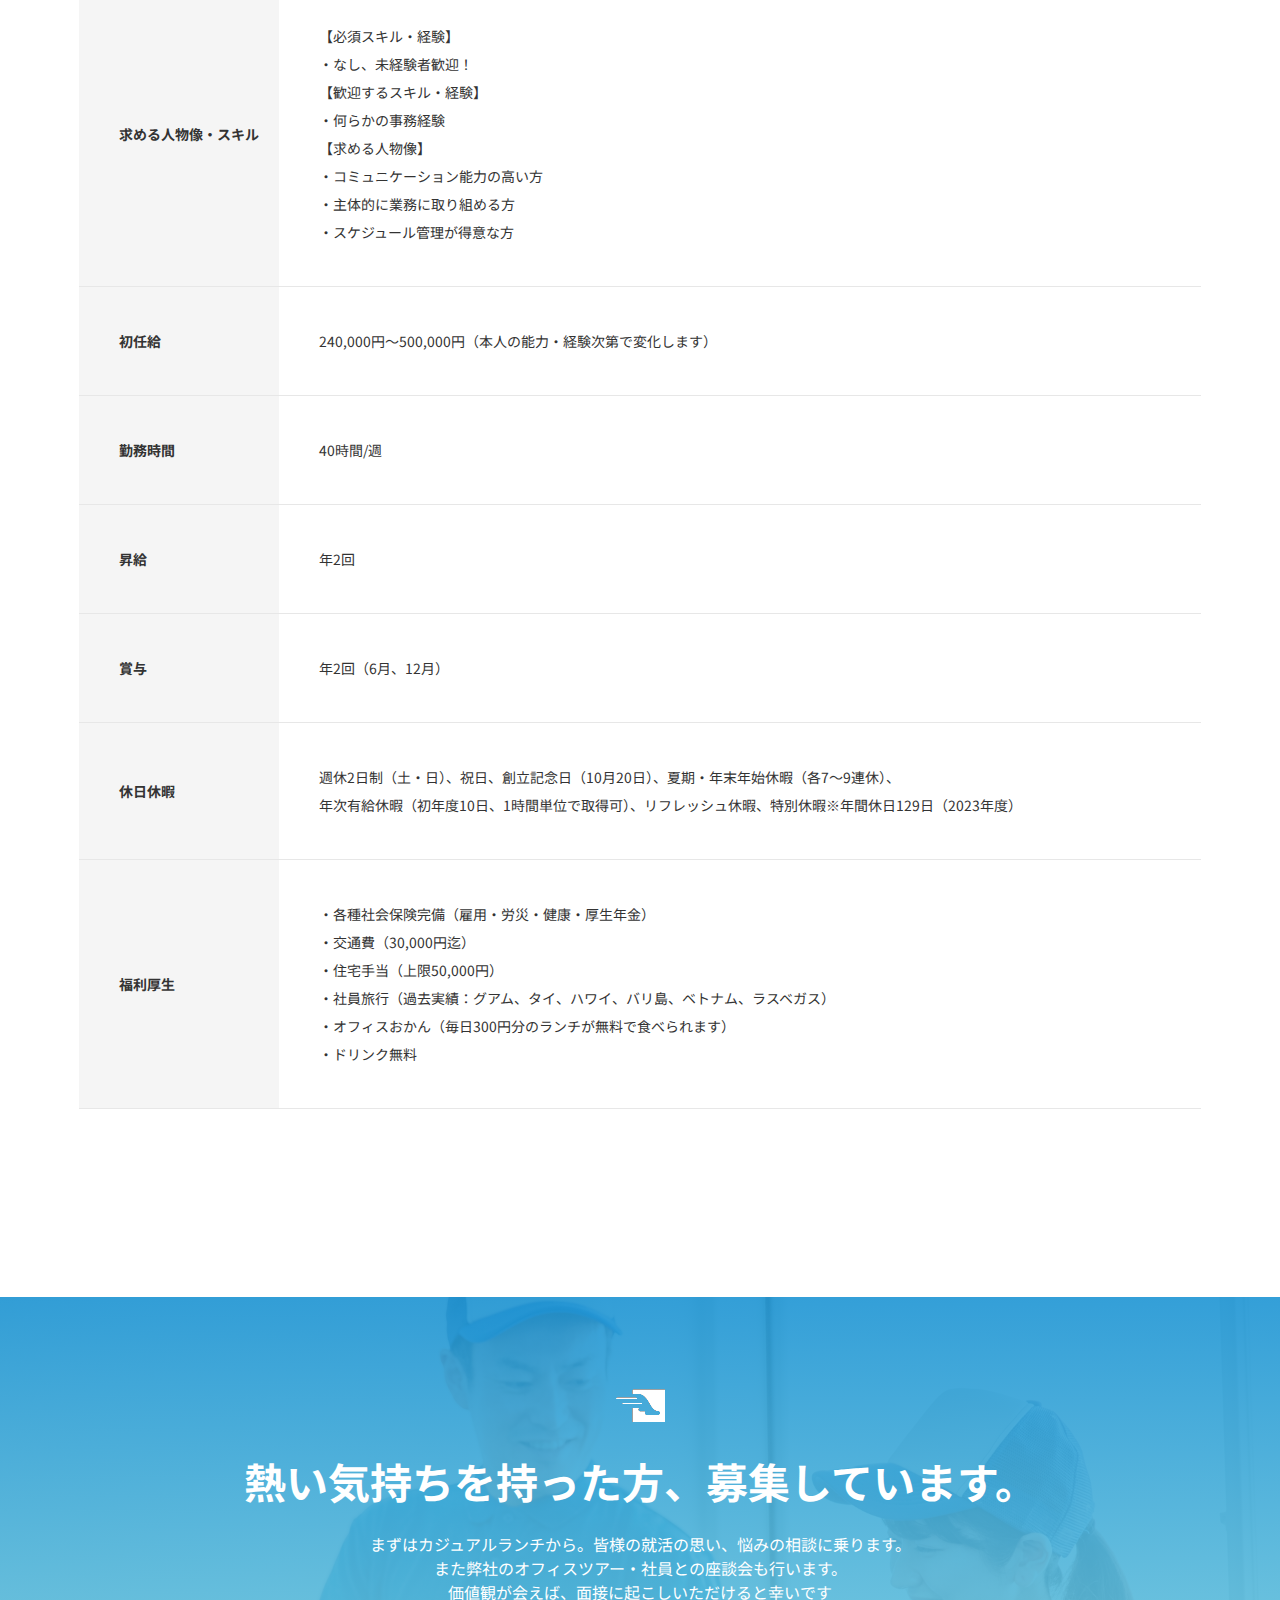
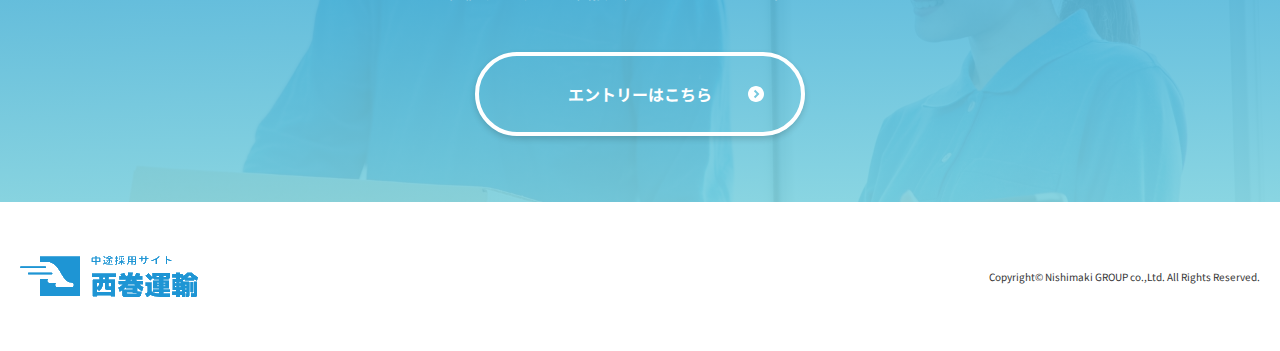
<file: recruit/management.html>
<!DOCTYPE html>
<html lang="ja">
  <head>
    <!-- 文字コードの指定 UTF-8を指定します -->
    <meta charset="UTF-8" />
    <!-- レスポンシブ表示のための記述 -->
    <meta name="viewport" content="width=device-width, initial-scale=1.0" />
    <!-- サイトのアイコンを設定 -->
    <link rel="icon" href="./favicon.ico" type="image/x-icon" />
    <!-- 検索にヒットしないようにするための記述 -->
    <meta name="robots" content="noindex" />
    <!-- サイトのタイトルを記述 -->
    <title>配送管理| 株式会社西巻運輸</title>
    <!-- サイトの概要を記述 -->
    <meta
      name="description"
      content="安全性と信頼性に重点を置き、顧客のニーズに最適な物流ソリューションを提供する株式会社西巻運輸の採用サイトです。"
    />
    <!-- Google Fontsを読み込みための記述 -->
    <link rel="preconnect" href="https://fonts.googleapis.com" />
    <link rel="preconnect" href="https://fonts.gstatic.com" crossorigin />
    <link href="https://fonts.googleapis.com/css2?family=Noto+Sans+JP:wght@400;500;700&display=swap" rel="stylesheet" />

    <!-- スタイルシートの読み込みのための記述 -->
    <link rel="stylesheet" href="../assets/css/style.css?ver=20240321" />
  </head>
  <body>
    <header class="l-header is-white">
      <div class="l-header__inner">
        <h1 class="l-header__logo">
          <a href="../index.html"><img src="../assets/img/logo.svg" alt="西巻運輸" /></a>
        </h1>
        <nav class="l-header__nav">
          <ul class="l-header__nav-list is-black">
            <li class="l-header__list-item"><a href="../index.html#mission">Mission&Vision</a></li>
            <li class="l-header__list-item"><a href="../index.html#message">Message</a></li>
            <li class="l-header__list-item"><a href="../index.html#job">Job List</a></li>
            <li class="l-header__list-item">
              <button class="c-button c-button--secondary js-modal-open">MY PAGEはこちら</button>
            </li>
            <li class="l-header__list-item">
              <div class="l-header__list-item-button">
                <a class="c-button c-button--primary" href="../recruit/entry.html">エントリーはこちら</a>
              </div>
            </li>
          </ul>
        </nav>
        <button id="js-drawer-icon" class="p-drawer-open p-drawer-icon">
          <span class="p-drawer-icon__bar"></span>
          <span class="p-drawer-icon__bar"></span>
          <span class="p-drawer-icon__bar"></span>
        </button>
      </div>
    </header>

    <div id="js-drawer-content" class="p-drawer-content">
      <ul class="p-drawer-content__menu">
        <li class="l-drawer__list-item"><a href="../index.html#mission" class="p-drawer-content__link">Mission&Vision</a></li>
        <li class="l-drawer__list-item"><a href="../index.html#message" class="p-drawer-content__link">Message</a></li>
        <li class="l-drawer__list-item"><a href="../index.html#job" class="p-drawer-content__link">Job List</a></li>
        <li class="l-drawer__list-item">
          <button class="c-button c-button--secondary js-modal-open">MY PAGEはこちら</button>
        </li>
        <li class="l-drawer__list-item">
          <div class="l-drawer__list-item-button">
            <a class="c-button c-button--primary" href="../recruit/entry.html">エントリーはこちら</a>
          </div>
        </li>
      </ul>
    </div>
    <div id="js-drawer-overlay" class="p-drawer-overlay"></div>

    <dialog id="js-login-modal" class="p-login__modal">
      <div class="p-login__inner">
        <div class="p-login__close">
          <button class="p-login__close-button js-modal-close">
            <img src="../assets/img/modal_close.svg" alt="モーダルを閉じる" />
          </button>
        </div>
        <h3 class="p-login__title">MY PAGE-ログイン</h3>

        <form class="p-login__form">
          <div class="p-login__form-item">
            <span class="p-login__form-tag">メールアドレス</span>
            <label for="login-email">
              <input type="email" id="login-email" placeholder="例） example@example.com" autocomplete="email" required />
            </label>
          </div>
          <div class="p-login__form-item">
            <span>パスワード</span>
            <label for="login-password">
              <input type="password" id="login-password" autocomplete="current-password" required />
            </label>
          </div>
        </form>
        <div class="p-login__button">
          <button class="c-button--login">サインイン</button>
        </div>
        <div class="p-login__entry">
          <a href="../recruit/entry.html">新規登録はこちら</a>
        </div>
      </div>
    </dialog>

    <div class="p-recruit__mv">
      <div class="p-recruit__mv-inner">
        <div class="p-recruit__mv-img">
          <img src="../assets/img/management.jpg" alt="デスクでデザインを行う女性" width="862" height="534" />
          <p class="p-recruit__mv-title">配送管理</p>
        </div>
      </div>
      <div class="p-recruit__mv-title-wrapper">
        <p class="p-recruit__mv-text">
          出荷伝票や納品書を添付し、適切な車両とドライバーを割り当てます。<br />
          ドライバーの勤務スケジュールを調整し、配送業務を円滑に進行させます。<br />
          また、配送記録やドライバーの勤務時間などのデータを正確に管理し、必要な報告書を作成します。<br />
        </p>
      </div>
    </div>

    <main>
      <section class="p-recruit__about">
        <div class="p-recruit__about-inner l-innner">
          <h2 class="p-recruit__about-heading">募集要項</h2>
          <table class="p-recruit__about-table p-recruit-table">
            <tr>
              <th class="p-recruit-table-title">職務内容</th>
              <td class="p-recruit-table-text">
                <ul>
                  <li>・出荷伝票や納品書のチェック</li>
                  <li>・ドライバー手配</li>
                  <li>・スケジュール調整</li>
                  <li>・配送記録の作成</li>
                </ul>
              </td>
            </tr>
            <tr>
              <th class="p-recruit-table-title">応募資格</th>
              <td class="p-recruit-table-text">
                <span>必須要件</span><br />
                なし<br />
                <span>歓迎要件</span><br />
                <ul>
                  <li>・事務経験</li>
                  <li>・運行管理者資格保持</li>
                </ul>
              </td>
            </tr>
            <tr>
              <th class="p-recruit-table-title">選考方法</th>
              <td class="p-recruit-table-text">エントリーシート、適性検査、面接2回（2023年度入社中途採用実績）</td>
            </tr>
            <tr>
              <th class="p-recruit-table-title">求める人物像・スキル</th>
              <td class="p-recruit-table-text">
                【必須スキル・経験】<br />
                <ul>
                  <li>・なし、未経験者歓迎！</li>
                </ul>
                【歓迎するスキル・経験】<br />
                <ul>
                  <li>・何らかの事務経験</li>
                </ul>
                【求める人物像】<br />
                <ul>
                  <li>・コミュニケーション能力の高い方</li>
                  <li>・主体的に業務に取り組める方</li>
                  <li>・スケジュール管理が得意な方</li>
                </ul>
              </td>
            </tr>
            <tr>
              <th class="p-recruit-table-title">初任給</th>
              <td class="p-recruit-table-text">240,000円～500,000円（本人の能力・経験次第で変化します）</td>
            </tr>
            <tr>
              <th class="p-recruit-table-title">勤務時間</th>
              <td class="p-recruit-table-text">40時間/週</td>
            </tr>
            <tr>
              <th class="p-recruit-table-title">昇給</th>
              <td class="p-recruit-table-text">年2回</td>
            </tr>
            <tr>
              <th class="p-recruit-table-title">賞与</th>
              <td class="p-recruit-table-text">年2回（6月、12月）</td>
            </tr>
            <tr>
              <th class="p-recruit-table-title">休日休暇</th>
              <td class="p-recruit-table-text">
                週休2日制（土・日）、祝日、創立記念日（10月20日）、夏期・年末年始休暇（各7～9連休）、<br />
                年次有給休暇（初年度10日、1時間単位で取得可）、リフレッシュ休暇、特別休暇※年間休日129日（2023年度）
              </td>
            </tr>
            <tr>
              <th class="p-recruit-table-title">福利厚生</th>
              <td class="p-recruit-table-text">
                <ul>
                  <li>・各種社会保険完備（雇用・労災・健康・厚生年金）</li>
                  <li>・交通費（30,000円迄）</li>
                  <li>・住宅手当（上限50,000円）</li>
                  <li>・社員旅行（過去実績：グアム、タイ、ハワイ、バリ島、ベトナム、ラスベガス）</li>
                  <li>・オフィスおかん（毎日300円分のランチが無料で食べられます）</li>
                  <li>・ドリンク無料</li>
                </ul>
              </td>
            </tr>
          </table>
        </div>
      </section>
    </main>

    <section class="p-cta">
      <div class="p-cta__inner l-inner">
        <div class="p-cta__logo">
          <img src="../assets/img/cta_logo.png" alt="西巻運輸のロゴマーク" />
        </div>
        <h3 class="p-cta__lead">熱い気持ちを持った方、募集しています。</h3>
        <p class="p-cta__text">
          まずはカジュアルランチから。皆様の就活の思い、悩みの相談に乗ります。<br />
          また弊社のオフィスツアー・社員との座談会も行います。<br />
          価値観が会えば、面接に起こしいただけると幸いです
        </p>
        <div class="p-cta__button">
          <a class="c-button c-button--cta" href="../recruit/entry.html">エントリーはこちら</a>
        </div>
      </div>
    </section>

    <footer class="l-footer">
      <div class="l-footer__inner">
        <div class="l-footer__logo">
          <img src="../assets/img/logo_footer.png" alt="西巻運輸" />
        </div>
        <small class="l-footer__copyright">
          Copyright&copy;&nbsp;Nishimaki&nbsp;GROUP&nbsp;co.,Ltd.&nbsp;All&nbsp;Rights&nbsp;Reserved.
        </small>
      </div>
    </footer>
    <script src="https://ajax.googleapis.com/ajax/libs/jquery/3.7.1/jquery.min.js"></script>
    <script src="../assets/js/sqript.js"></script>
  </body>
</html>
</file>
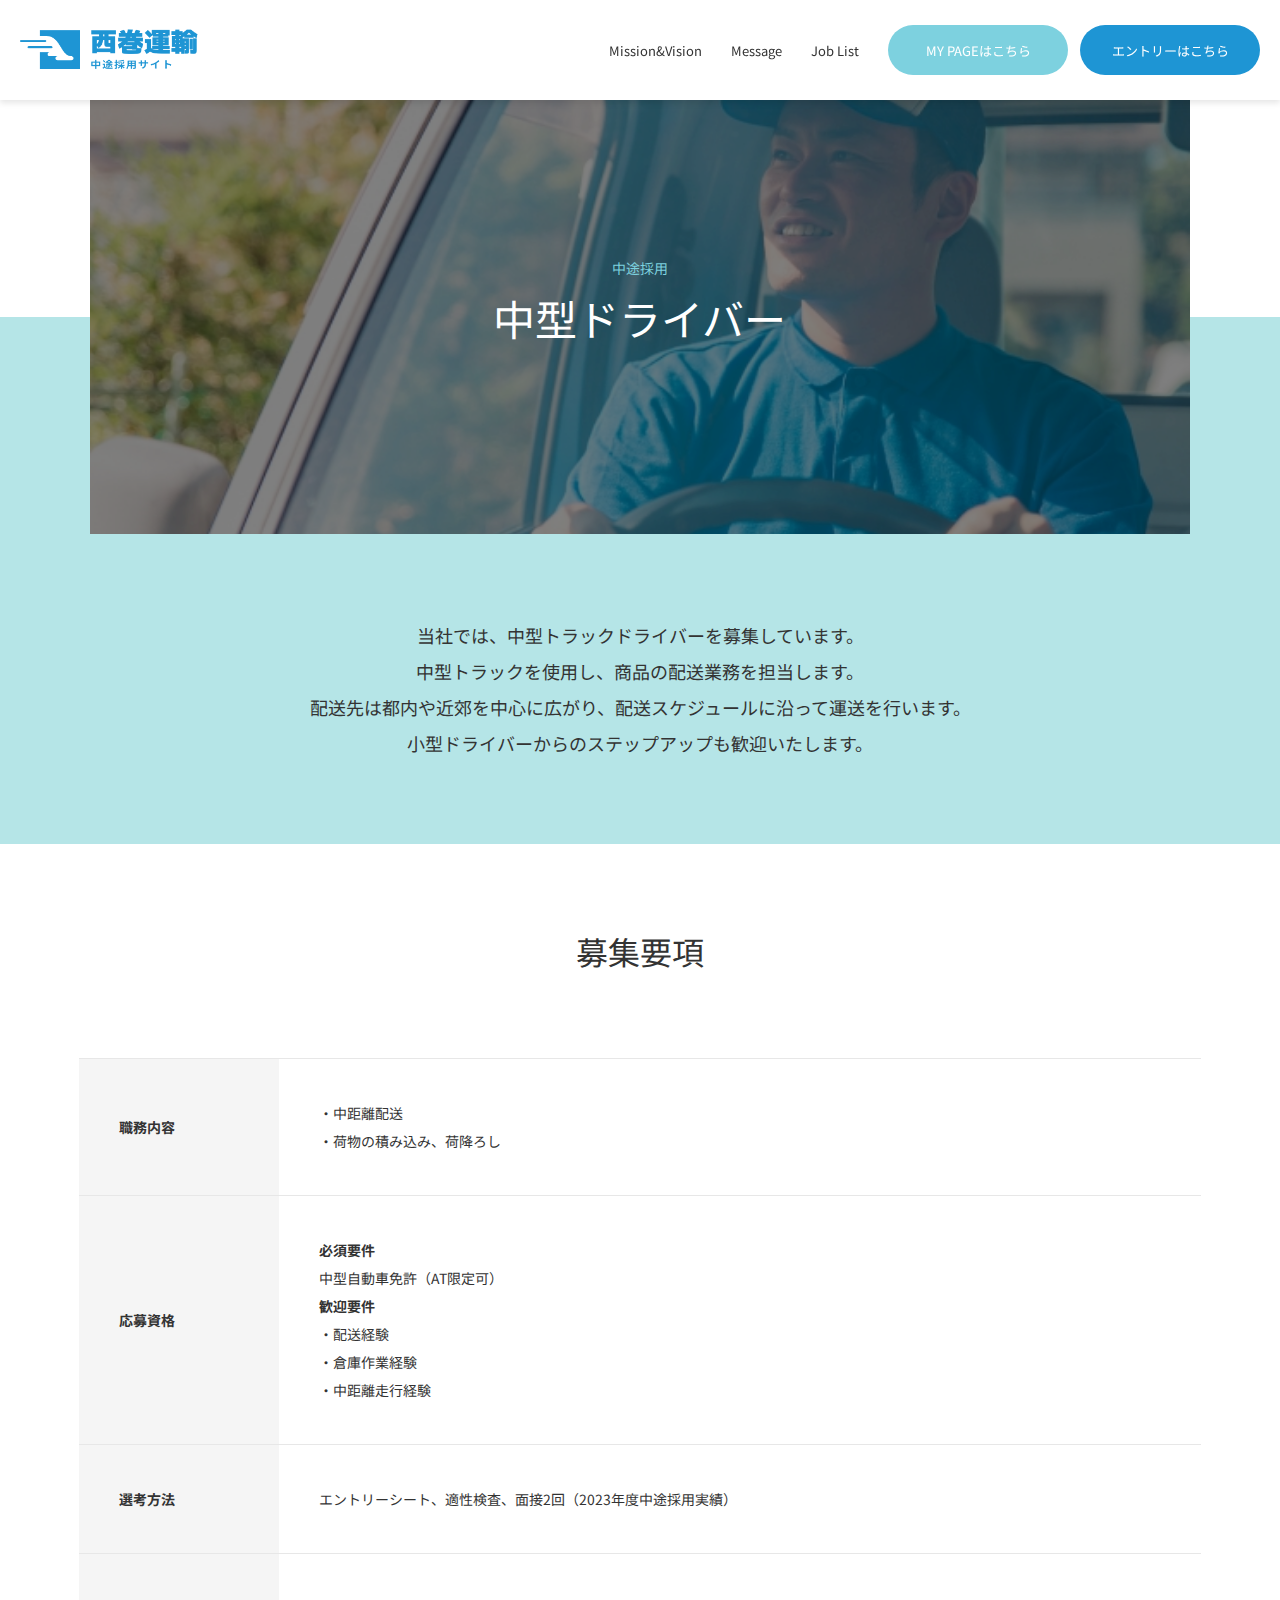
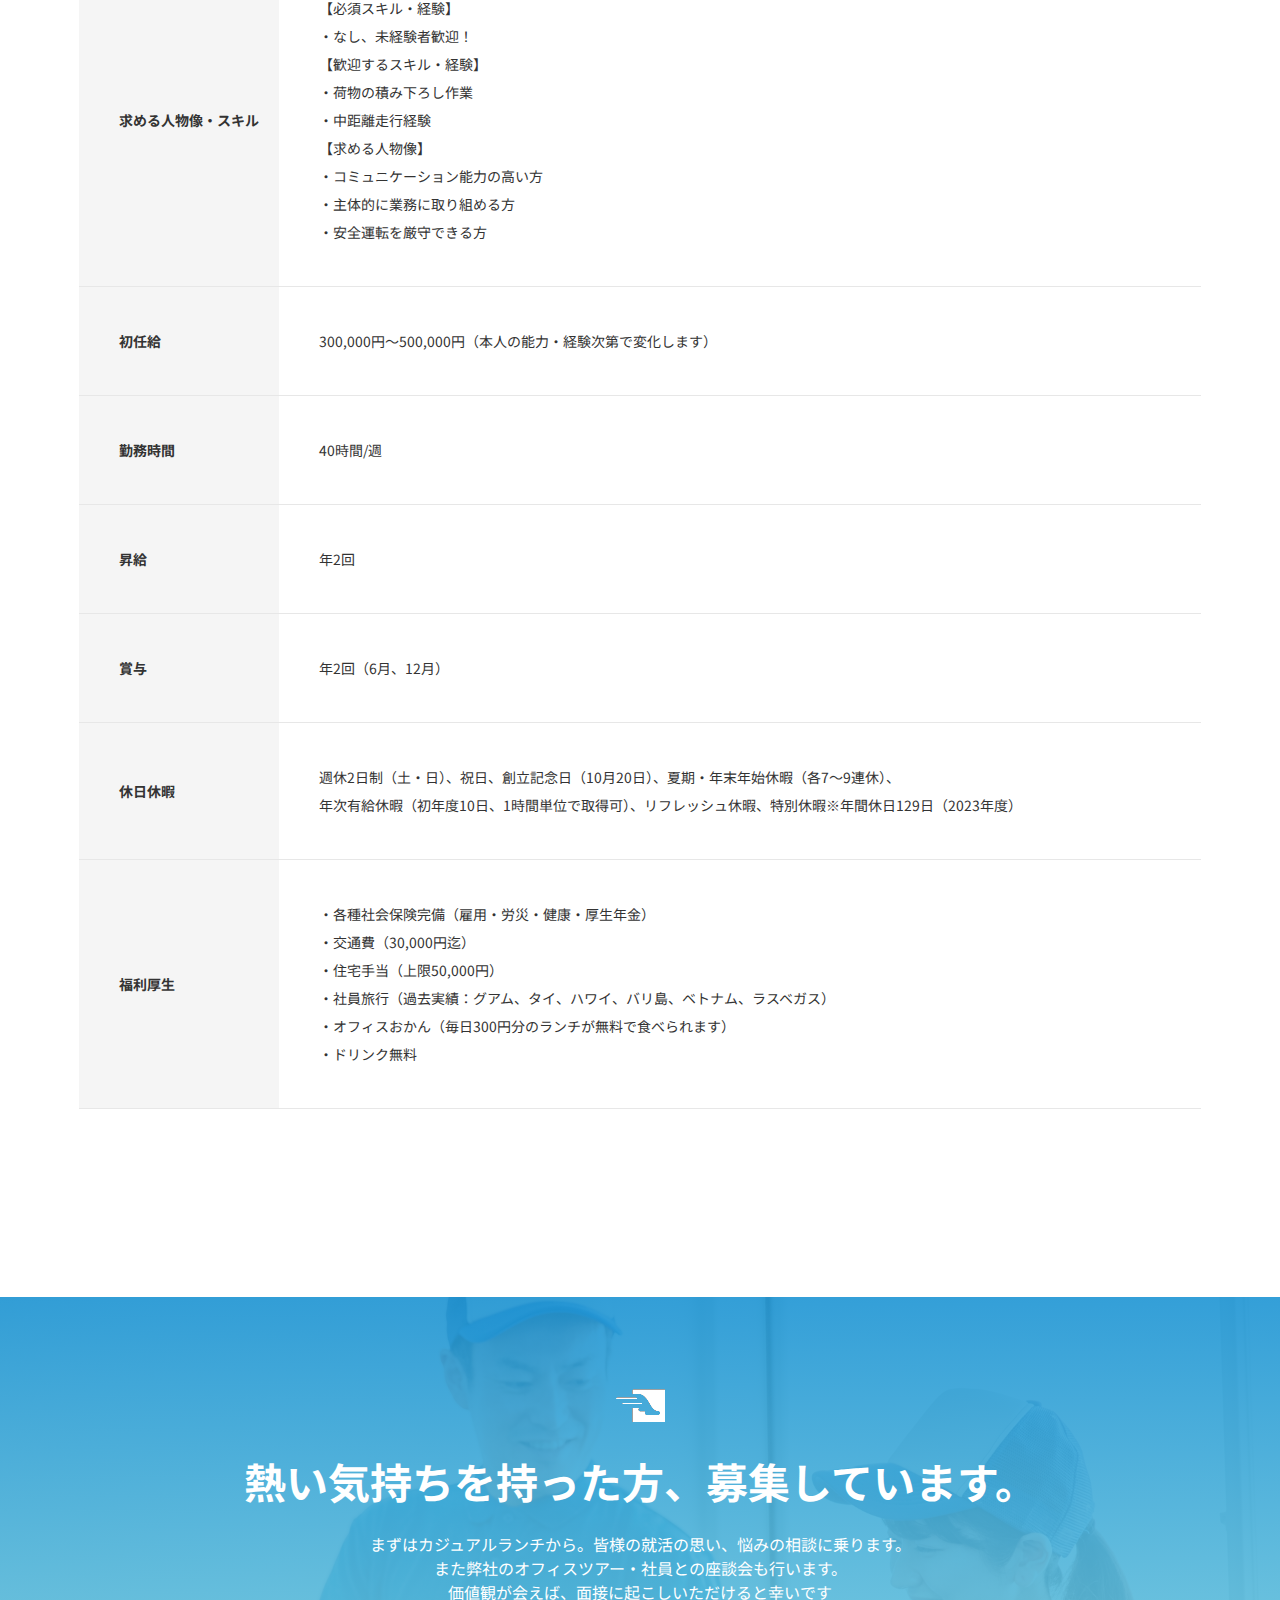
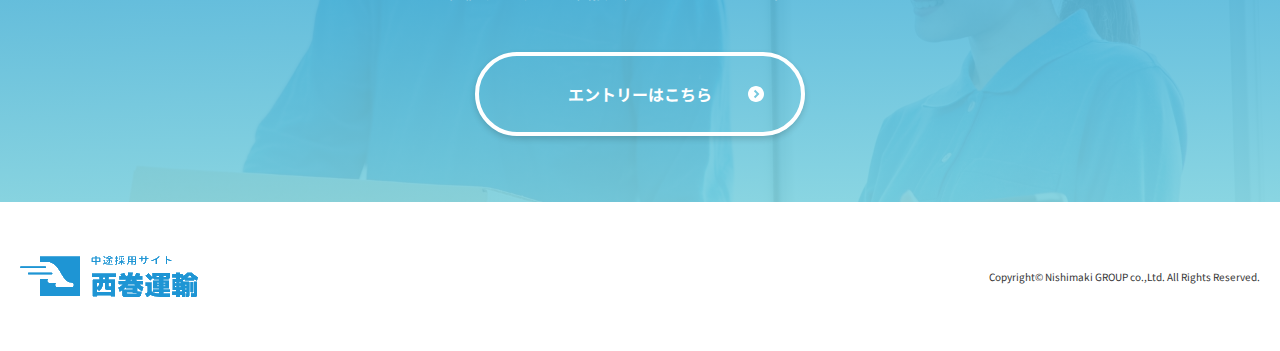
<file: recruit/medium_driver.html>
<!DOCTYPE html>
<html lang="ja">
  <head>
    <!-- 文字コードの指定 UTF-8を指定します -->
    <meta charset="UTF-8" />
    <!-- レスポンシブ表示のための記述 -->
    <meta name="viewport" content="width=device-width, initial-scale=1.0" />
    <!-- サイトのアイコンを設定 -->
    <link rel="icon" href="./favicon.ico" type="image/x-icon" />
    <!-- 検索にヒットしないようにするための記述 -->
    <meta name="robots" content="noindex" />
    <!-- サイトのタイトルを記述 -->
    <title>中型ドライバー| 株式会社西巻運輸</title>
    <!-- サイトの概要を記述 -->
    <meta
      name="description"
      content="安全性と信頼性に重点を置き、顧客のニーズに最適な物流ソリューションを提供する株式会社西巻運輸の採用サイトです。"
    />
    <!-- Google Fontsを読み込みための記述 -->
    <link rel="preconnect" href="https://fonts.googleapis.com" />
    <link rel="preconnect" href="https://fonts.gstatic.com" crossorigin />
    <link href="https://fonts.googleapis.com/css2?family=Noto+Sans+JP:wght@400;500;700&display=swap" rel="stylesheet" />

    <!-- スタイルシートの読み込みのための記述 -->
    <link rel="stylesheet" href="../assets/css/style.css?ver=20240321" />
  </head>
  <body>
    <header class="l-header is-white">
      <div class="l-header__inner">
        <h1 class="l-header__logo">
          <a href="../index.html"><img src="../assets/img/logo.svg" alt="西巻運輸" /></a>
        </h1>
        <nav class="l-header__nav">
          <ul class="l-header__nav-list is-black">
            <li class="l-header__list-item"><a href="../index.html#mission">Mission&Vision</a></li>
            <li class="l-header__list-item"><a href="../index.html#message">Message</a></li>
            <li class="l-header__list-item"><a href="../index.html#job">Job List</a></li>
            <li class="l-header__list-item">
              <button class="c-button c-button--secondary js-modal-open">MY PAGEはこちら</button>
            </li>
            <li class="l-header__list-item">
              <div class="l-header__list-item-button">
                <a class="c-button c-button--primary" href="../recruit/entry.html">エントリーはこちら</a>
              </div>
            </li>
          </ul>
        </nav>
        <button id="js-drawer-icon" class="p-drawer-open p-drawer-icon">
          <span class="p-drawer-icon__bar"></span>
          <span class="p-drawer-icon__bar"></span>
          <span class="p-drawer-icon__bar"></span>
        </button>
      </div>
    </header>

    <div id="js-drawer-content" class="p-drawer-content">
      <ul class="p-drawer-content__menu">
        <li class="l-drawer__list-item"><a href="../index.html#mission" class="p-drawer-content__link">Mission&Vision</a></li>
        <li class="l-drawer__list-item"><a href="../index.html#message" class="p-drawer-content__link">Message</a></li>
        <li class="l-drawer__list-item"><a href="../index.html#job" class="p-drawer-content__link">Job List</a></li>
        <li class="l-drawer__list-item">
          <button class="c-button c-button--secondary js-modal-open">MY PAGEはこちら</button>
        </li>
        <li class="l-drawer__list-item">
          <div class="l-drawer__list-item-button">
            <a class="c-button c-button--primary" href="../recruit/entry.html">エントリーはこちら</a>
          </div>
        </li>
      </ul>
    </div>
    <div id="js-drawer-overlay" class="p-drawer-overlay"></div>

    <dialog id="js-login-modal" class="p-login__modal">
      <div class="p-login__inner">
        <div class="p-login__close">
          <button class="p-login__close-button js-modal-close">
            <img src="../assets/img/modal_close.svg" alt="モーダルを閉じる" />
          </button>
        </div>
        <h3 class="p-login__title">MY PAGE-ログイン</h3>

        <form class="p-login__form">
          <div class="p-login__form-item">
            <span class="p-login__form-tag">メールアドレス</span>
            <label for="login-email">
              <input type="email" id="login-email" placeholder="例） example@example.com" autocomplete="email" required />
            </label>
          </div>
          <div class="p-login__form-item">
            <span>パスワード</span>
            <label for="login-password">
              <input type="password" id="login-password" autocomplete="current-password" required />
            </label>
          </div>
        </form>
        <div class="p-login__button">
          <button class="c-button--login">サインイン</button>
        </div>
        <div class="p-login__entry">
          <a href="../recruit/entry.html">新規登録はこちら</a>
        </div>
      </div>
    </dialog>

    <div class="p-recruit__mv">
      <div class="p-recruit__mv-inner">
        <div class="p-recruit__mv-img">
          <img src="../assets/img/medium_truck_driver.jpg" alt="中型トラックで配送を行う男性" width="862" height="534" />
          <p class="p-recruit__mv-title">中型ドライバー</p>
        </div>
      </div>
      <div class="p-recruit__mv-title-wrapper">
        <p class="p-recruit__mv-text">
          当社では、中型トラックドライバーを募集しています。<br />
          中型トラックを使用し、商品の配送業務を担当します。<br />
          配送先は都内や近郊を中心に広がり、配送スケジュールに沿って運送を行います。<br />
          小型ドライバーからのステップアップも歓迎いたします。
        </p>
      </div>
    </div>

    <main>
      <section class="p-recruit__about">
        <div class="p-recruit__about-inner l-innner">
          <h2 class="p-recruit__about-heading">募集要項</h2>
          <table class="p-recruit__about-table p-recruit-table">
            <tr>
              <th class="p-recruit-table-title">職務内容</th>
              <td class="p-recruit-table-text">
                <ul>
                  <li>・中距離配送</li>
                  <li>・荷物の積み込み、荷降ろし</li>
                </ul>
              </td>
            </tr>
            <tr>
              <th class="p-recruit-table-title">応募資格</th>
              <td class="p-recruit-table-text">
                <span>必須要件</span><br />
                中型自動車免許（AT限定可）<br />
                <span>歓迎要件</span><br />
                <ul>
                  <li>・配送経験</li>
                  <li>・倉庫作業経験</li>
                  <li>・中距離走行経験</li>
                </ul>
              </td>
            </tr>
            <tr>
              <th class="p-recruit-table-title">選考方法</th>
              <td class="p-recruit-table-text">エントリーシート、適性検査、面接2回（2023年度中途採用実績）</td>
            </tr>
            <tr>
              <th class="p-recruit-table-title">求める人物像・スキル</th>
              <td class="p-recruit-table-text">
                【必須スキル・経験】<br />
                <ul>
                  <li>・なし、未経験者歓迎！</li>
                </ul>
                【歓迎するスキル・経験】<br />
                <ul>
                  <li>・荷物の積み下ろし作業</li>
                  <li>・中距離走行経験</li>
                </ul>
                【求める人物像】<br />
                <ul>
                  <li>・コミュニケーション能力の高い方</li>
                  <li>・主体的に業務に取り組める方</li>
                  <li>・安全運転を厳守できる方</li>
                </ul>
              </td>
            </tr>
            <tr>
              <th class="p-recruit-table-title">初任給</th>
              <td class="p-recruit-table-text">300,000円～500,000円（本人の能力・経験次第で変化します）</td>
            </tr>
            <tr>
              <th class="p-recruit-table-title">勤務時間</th>
              <td class="p-recruit-table-text">40時間/週</td>
            </tr>
            <tr>
              <th class="p-recruit-table-title">昇給</th>
              <td class="p-recruit-table-text">年2回</td>
            </tr>
            <tr>
              <th class="p-recruit-table-title">賞与</th>
              <td class="p-recruit-table-text">年2回（6月、12月）</td>
            </tr>
            <tr>
              <th class="p-recruit-table-title">休日休暇</th>
              <td class="p-recruit-table-text">
                週休2日制（土・日）、祝日、創立記念日（10月20日）、夏期・年末年始休暇（各7～9連休）、<br />
                年次有給休暇（初年度10日、1時間単位で取得可）、リフレッシュ休暇、特別休暇※年間休日129日（2023年度）
              </td>
            </tr>
            <tr>
              <th class="p-recruit-table-title">福利厚生</th>
              <td class="p-recruit-table-text">
                <ul>
                  <li>・各種社会保険完備（雇用・労災・健康・厚生年金）</li>
                  <li>・交通費（30,000円迄）</li>
                  <li>・住宅手当（上限50,000円）</li>
                  <li>・社員旅行（過去実績：グアム、タイ、ハワイ、バリ島、ベトナム、ラスベガス）</li>
                  <li>・オフィスおかん（毎日300円分のランチが無料で食べられます）</li>
                  <li>・ドリンク無料</li>
                </ul>
              </td>
            </tr>
          </table>
        </div>
      </section>
    </main>

    <section class="p-cta">
      <div class="p-cta__inner l-inner">
        <div class="p-cta__logo">
          <img src="../assets/img/cta_logo.png" alt="西巻運輸のロゴマーク" />
        </div>
        <h3 class="p-cta__lead">熱い気持ちを持った方、募集しています。</h3>
        <p class="p-cta__text">
          まずはカジュアルランチから。皆様の就活の思い、悩みの相談に乗ります。<br />
          また弊社のオフィスツアー・社員との座談会も行います。<br />
          価値観が会えば、面接に起こしいただけると幸いです
        </p>
        <div class="p-cta__button">
          <a class="c-button c-button--cta" href="../recruit/entry.html">エントリーはこちら</a>
        </div>
      </div>
    </section>

    <footer class="l-footer">
      <div class="l-footer__inner">
        <div class="l-footer__logo">
          <img src="../assets/img/logo_footer.png" alt="西巻運輸" />
        </div>
        <small class="l-footer__copyright">
          Copyright&copy;&nbsp;Nishimaki&nbsp;GROUP&nbsp;co.,Ltd.&nbsp;All&nbsp;Rights&nbsp;Reserved.
        </small>
      </div>
    </footer>
    <script src="https://ajax.googleapis.com/ajax/libs/jquery/3.7.1/jquery.min.js"></script>
    <script src="../assets/js/sqript.js"></script>
  </body>
</html>
</file>
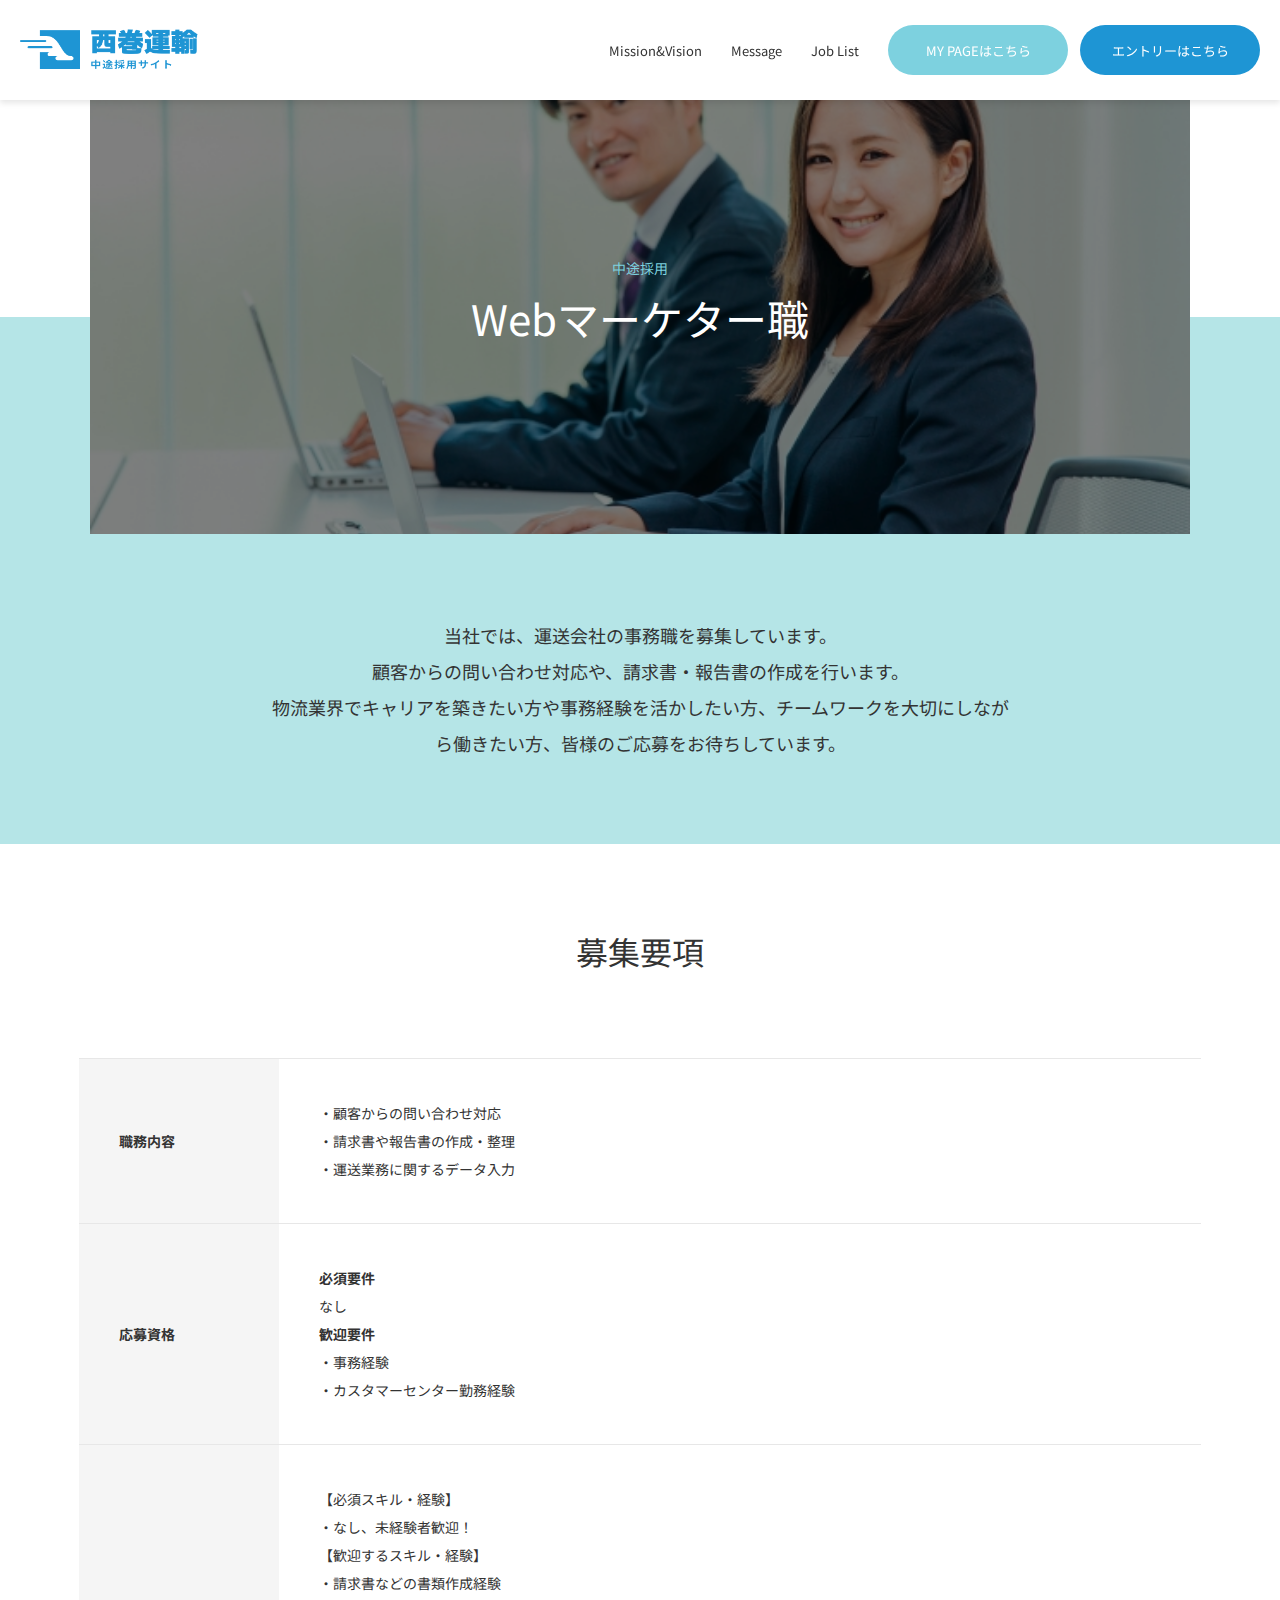
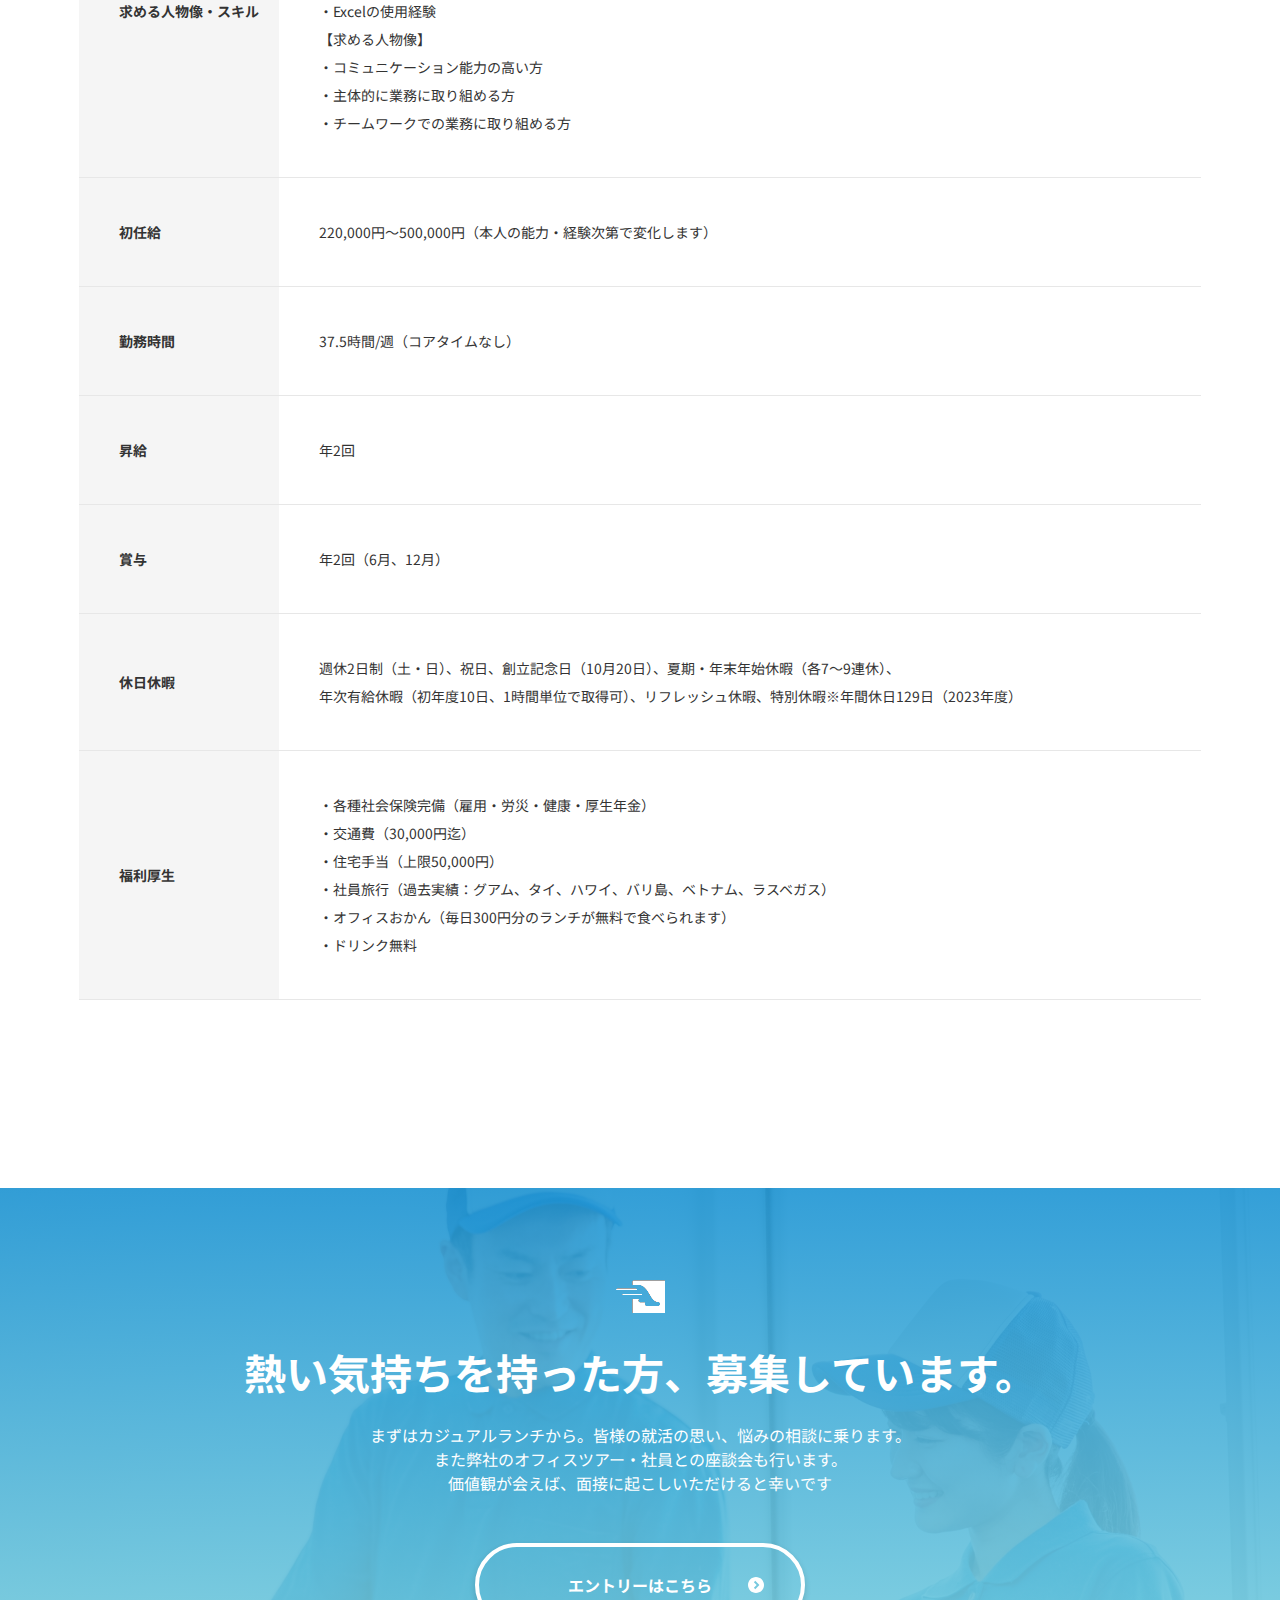
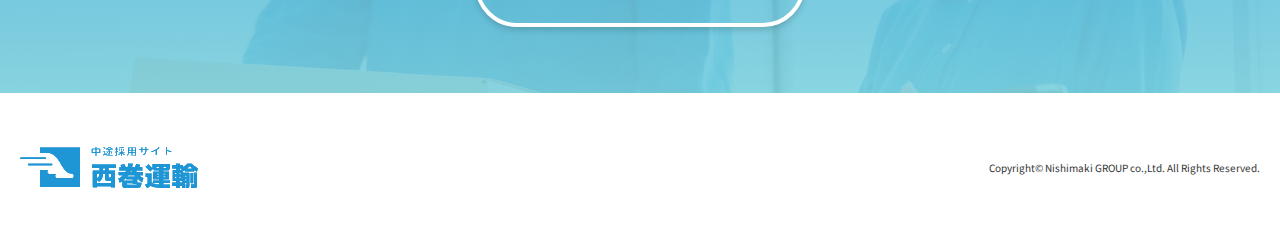
<file: recruit/office_work.html>
<!DOCTYPE html>
<html lang="ja">
  <head>
    <!-- 文字コードの指定 UTF-8を指定します -->
    <meta charset="UTF-8" />
    <!-- レスポンシブ表示のための記述 -->
    <meta name="viewport" content="width=device-width, initial-scale=1.0" />
    <!-- サイトのアイコンを設定 -->
    <link rel="icon" href="./favicon.ico" type="image/x-icon" />
    <!-- 検索にヒットしないようにするための記述 -->
    <meta name="robots" content="noindex" />
    <!-- サイトのタイトルを記述 -->
    <title>営業事務| 株式会社西巻運輸</title>
    <!-- サイトの概要を記述 -->
    <meta
      name="description"
      content="安全性と信頼性に重点を置き、顧客のニーズに最適な物流ソリューションを提供する株式会社西巻運輸の採用サイトです。"
    />
    <!-- Google Fontsを読み込みための記述 -->
    <link rel="preconnect" href="https://fonts.googleapis.com" />
    <link rel="preconnect" href="https://fonts.gstatic.com" crossorigin />
    <link href="https://fonts.googleapis.com/css2?family=Noto+Sans+JP:wght@400;500;700&display=swap" rel="stylesheet" />

    <!-- スタイルシートの読み込みのための記述 -->
    <link rel="stylesheet" href="../assets/css/style.css?ver=20240321" />
  </head>
  <body>
    <header class="l-header is-white">
      <div class="l-header__inner">
        <h1 class="l-header__logo">
          <a href="../index.html"><img src="../assets/img/logo.svg" alt="西巻運輸" /></a>
        </h1>
        <nav class="l-header__nav">
          <ul class="l-header__nav-list is-black">
            <li class="l-header__list-item"><a href="../index.html#mission">Mission&Vision</a></li>
            <li class="l-header__list-item"><a href="../index.html#message">Message</a></li>
            <li class="l-header__list-item"><a href="../index.html#job">Job List</a></li>
            <li class="l-header__list-item">
              <button class="c-button c-button--secondary js-modal-open">MY PAGEはこちら</button>
            </li>
            <li class="l-header__list-item">
              <div class="l-header__list-item-button">
                <a class="c-button c-button--primary" href="../recruit/entry.html">エントリーはこちら</a>
              </div>
            </li>
          </ul>
        </nav>
        <button id="js-drawer-icon" class="p-drawer-open p-drawer-icon">
          <span class="p-drawer-icon__bar"></span>
          <span class="p-drawer-icon__bar"></span>
          <span class="p-drawer-icon__bar"></span>
        </button>
      </div>
    </header>

    <div id="js-drawer-content" class="p-drawer-content">
      <ul class="p-drawer-content__menu">
        <li class="l-drawer__list-item"><a href="../index.html#mission" class="p-drawer-content__link">Mission&Vision</a></li>
        <li class="l-drawer__list-item"><a href="../index.html#message" class="p-drawer-content__link">Message</a></li>
        <li class="l-drawer__list-item"><a href="../index.html#job" class="p-drawer-content__link">Job List</a></li>
        <li class="l-drawer__list-item">
          <button class="c-button c-button--secondary js-modal-open">MY PAGEはこちら</button>
        </li>
        <li class="l-drawer__list-item">
          <div class="l-drawer__list-item-button">
            <a class="c-button c-button--primary" href="../recruit/entry.html">エントリーはこちら</a>
          </div>
        </li>
      </ul>
    </div>
    <div id="js-drawer-overlay" class="p-drawer-overlay"></div>

    <dialog id="js-login-modal" class="p-login__modal">
      <div class="p-login__inner">
        <div class="p-login__close">
          <button class="p-login__close-button js-modal-close">
            <img src="../assets/img/modal_close.svg" alt="モーダルを閉じる" />
          </button>
        </div>
        <h3 class="p-login__title">MY PAGE-ログイン</h3>

        <form class="p-login__form">
          <div class="p-login__form-item">
            <span class="p-login__form-tag">メールアドレス</span>
            <label for="login-email">
              <input type="email" id="login-email" placeholder="例） example@example.com" autocomplete="email" required />
            </label>
          </div>
          <div class="p-login__form-item">
            <span>パスワード</span>
            <label for="login-password">
              <input type="password" id="login-password" autocomplete="current-password" required />
            </label>
          </div>
        </form>
        <div class="p-login__button">
          <button class="c-button--login">サインイン</button>
        </div>
        <div class="p-login__entry">
          <a href="../recruit/entry.html">新規登録はこちら</a>
        </div>
      </div>
    </dialog>

    <div class="p-recruit__mv">
      <div class="p-recruit__mv-inner">
        <div class="p-recruit__mv-img">
          <img src="../assets/img/office_work.jpg" alt="パソコンで作業をする女性と男性" width="862" height="534" />
          <p class="p-recruit__mv-title">Webマーケター職</p>
        </div>
      </div>
      <div class="p-recruit__mv-title-wrapper">
        <p class="p-recruit__mv-text">
          当社では、運送会社の事務職を募集しています。<br />
          顧客からの問い合わせ対応や、請求書・報告書の作成を行います。<br />
          物流業界でキャリアを築きたい方や事務経験を活かしたい方、チームワークを大切にしながら働きたい方、皆様のご応募をお待ちしています。
        </p>
      </div>
    </div>

    <main>
      <section class="p-recruit__about">
        <div class="p-recruit__about-inner l-innner">
          <h2 class="p-recruit__about-heading">募集要項</h2>
          <table class="p-recruit__about-table p-recruit-table">
            <tr>
              <th class="p-recruit-table-title">職務内容</th>
              <td class="p-recruit-table-text">
                <ul>
                  <li>・顧客からの問い合わせ対応</li>
                  <li>・請求書や報告書の作成・整理</li>
                  <li>・運送業務に関するデータ入力</li>
                </ul>
              </td>
            </tr>
            <tr>
              <th class="p-recruit-table-title">応募資格</th>
              <td class="p-recruit-table-text">
                <span>必須要件</span><br />
                なし<br />
                <span>歓迎要件</span><br />
                <ul>
                  <li>・事務経験</li>
                  <li>・カスタマーセンター勤務経験</li>
                </ul>
              </td>
            </tr>
            <tr>
              <th class="p-recruit-table-title">求める人物像・スキル</th>
              <td class="p-recruit-table-text">
                【必須スキル・経験】<br />
                <ul>
                  <li>・なし、未経験者歓迎！</li>
                </ul>
                【歓迎するスキル・経験】<br />
                <ul>
                  <li>・請求書などの書類作成経験</li>
                  <li>・Excelの使用経験</li>
                </ul>
                【求める人物像】<br />
                <ul>
                  <li>・コミュニケーション能力の高い方</li>
                  <li>・主体的に業務に取り組める方</li>
                  <li>・チームワークでの業務に取り組める方</li>
                </ul>
              </td>
            </tr>
            <tr>
              <th class="p-recruit-table-title">初任給</th>
              <td class="p-recruit-table-text">220,000円～500,000円（本人の能力・経験次第で変化します）</td>
            </tr>
            <tr>
              <th class="p-recruit-table-title">勤務時間</th>
              <td class="p-recruit-table-text">37.5時間/週（コアタイムなし）</td>
            </tr>
            <tr>
              <th class="p-recruit-table-title">昇給</th>
              <td class="p-recruit-table-text">年2回</td>
            </tr>
            <tr>
              <th class="p-recruit-table-title">賞与</th>
              <td class="p-recruit-table-text">年2回（6月、12月）</td>
            </tr>
            <tr>
              <th class="p-recruit-table-title">休日休暇</th>
              <td class="p-recruit-table-text">
                週休2日制（土・日）、祝日、創立記念日（10月20日）、夏期・年末年始休暇（各7～9連休）、<br />
                年次有給休暇（初年度10日、1時間単位で取得可）、リフレッシュ休暇、特別休暇※年間休日129日（2023年度）
              </td>
            </tr>
            <tr>
              <th class="p-recruit-table-title">福利厚生</th>
              <td class="p-recruit-table-text">
                <ul>
                  <li>・各種社会保険完備（雇用・労災・健康・厚生年金）</li>
                  <li>・交通費（30,000円迄）</li>
                  <li>・住宅手当（上限50,000円）</li>
                  <li>・社員旅行（過去実績：グアム、タイ、ハワイ、バリ島、ベトナム、ラスベガス）</li>
                  <li>・オフィスおかん（毎日300円分のランチが無料で食べられます）</li>
                  <li>・ドリンク無料</li>
                </ul>
              </td>
            </tr>
          </table>
        </div>
      </section>
    </main>

    <section class="p-cta">
      <div class="p-cta__inner l-inner">
        <div class="p-cta__logo">
          <img src="../assets/img/cta_logo.png" alt="西巻運輸のロゴマーク" />
        </div>
        <h3 class="p-cta__lead">熱い気持ちを持った方、募集しています。</h3>
        <p class="p-cta__text">
          まずはカジュアルランチから。皆様の就活の思い、悩みの相談に乗ります。<br />
          また弊社のオフィスツアー・社員との座談会も行います。<br />
          価値観が会えば、面接に起こしいただけると幸いです
        </p>
        <div class="p-cta__button">
          <a class="c-button c-button--cta" href="../recruit/entry.html">エントリーはこちら</a>
        </div>
      </div>
    </section>

    <footer class="l-footer">
      <div class="l-footer__inner">
        <div class="l-footer__logo">
          <img src="../assets/img/logo_footer.png" alt="西巻運輸" />
        </div>
        <small class="l-footer__copyright">
          Copyright&copy;&nbsp;Nishimaki&nbsp;GROUP&nbsp;co.,Ltd.&nbsp;All&nbsp;Rights&nbsp;Reserved.
        </small>
      </div>
    </footer>
    <script src="https://ajax.googleapis.com/ajax/libs/jquery/3.7.1/jquery.min.js"></script>
    <script src="../assets/js/sqript.js"></script>
  </body>
</html>
</file>
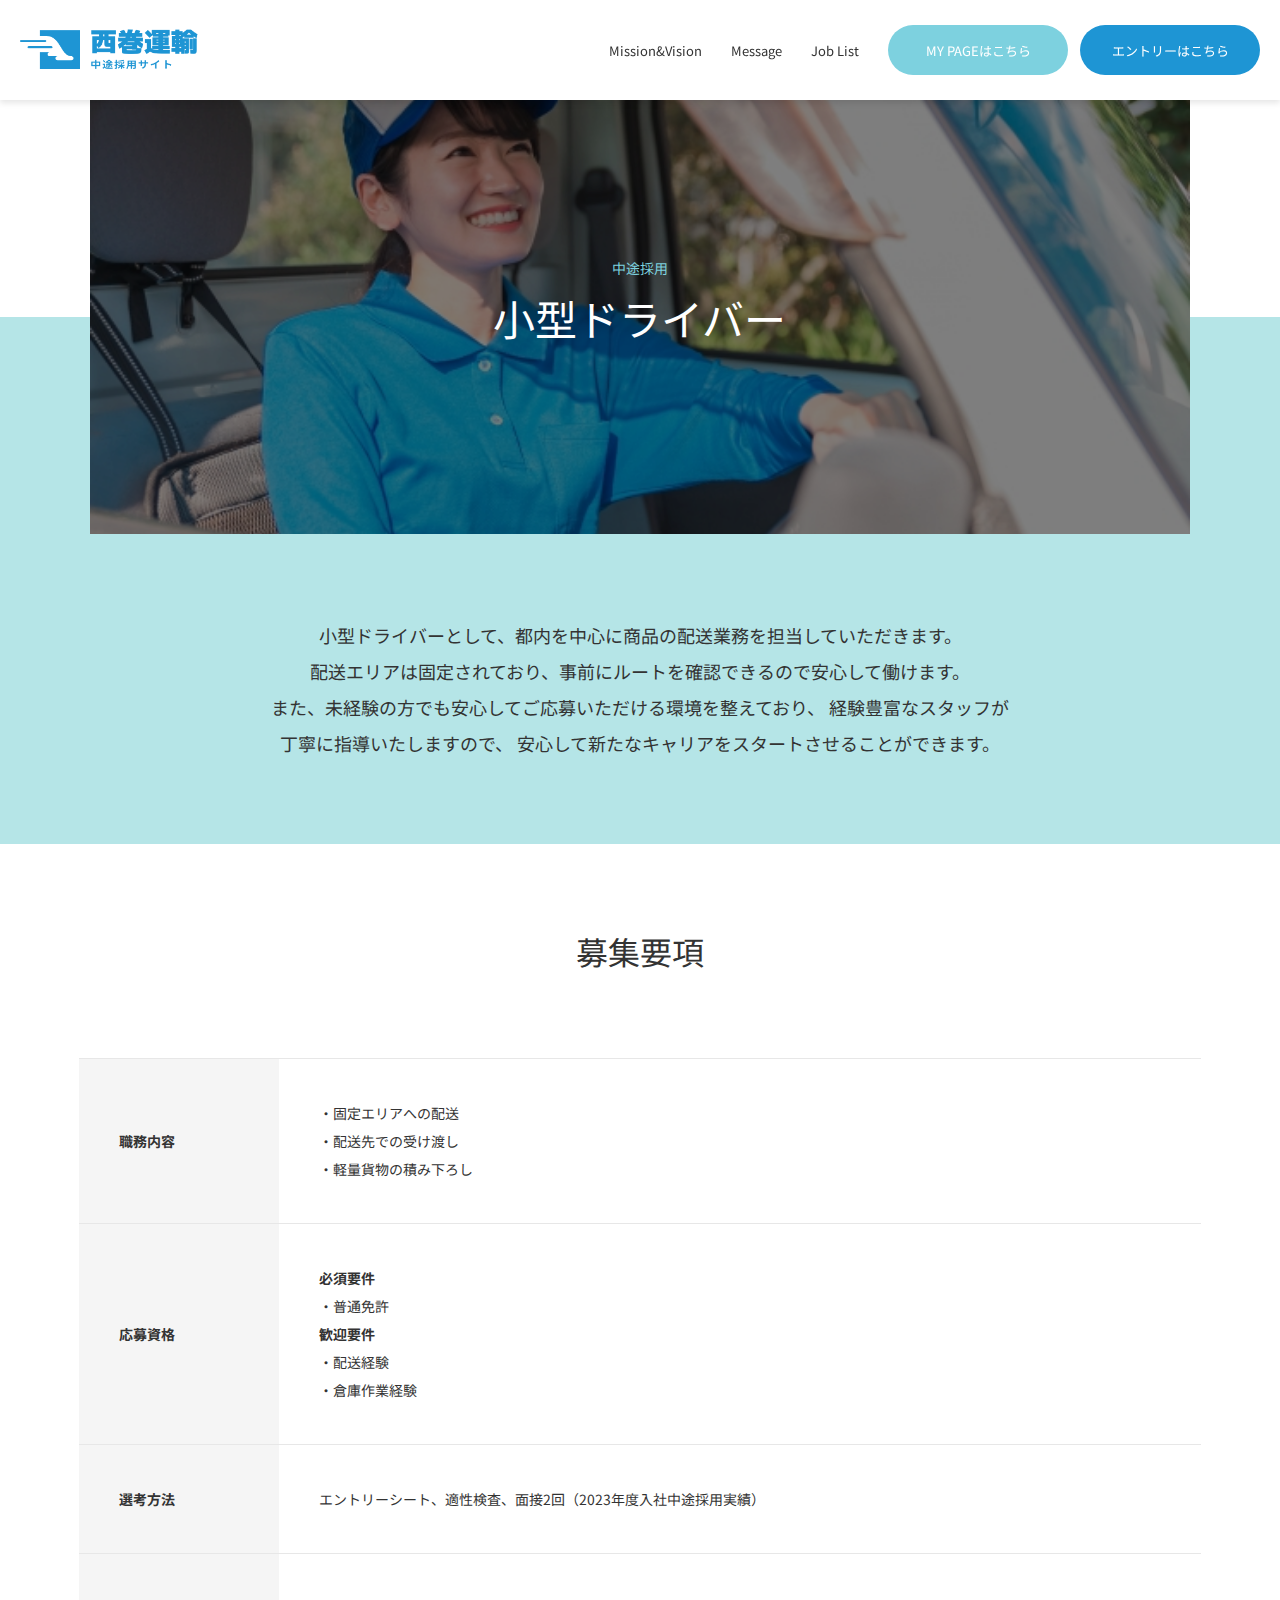
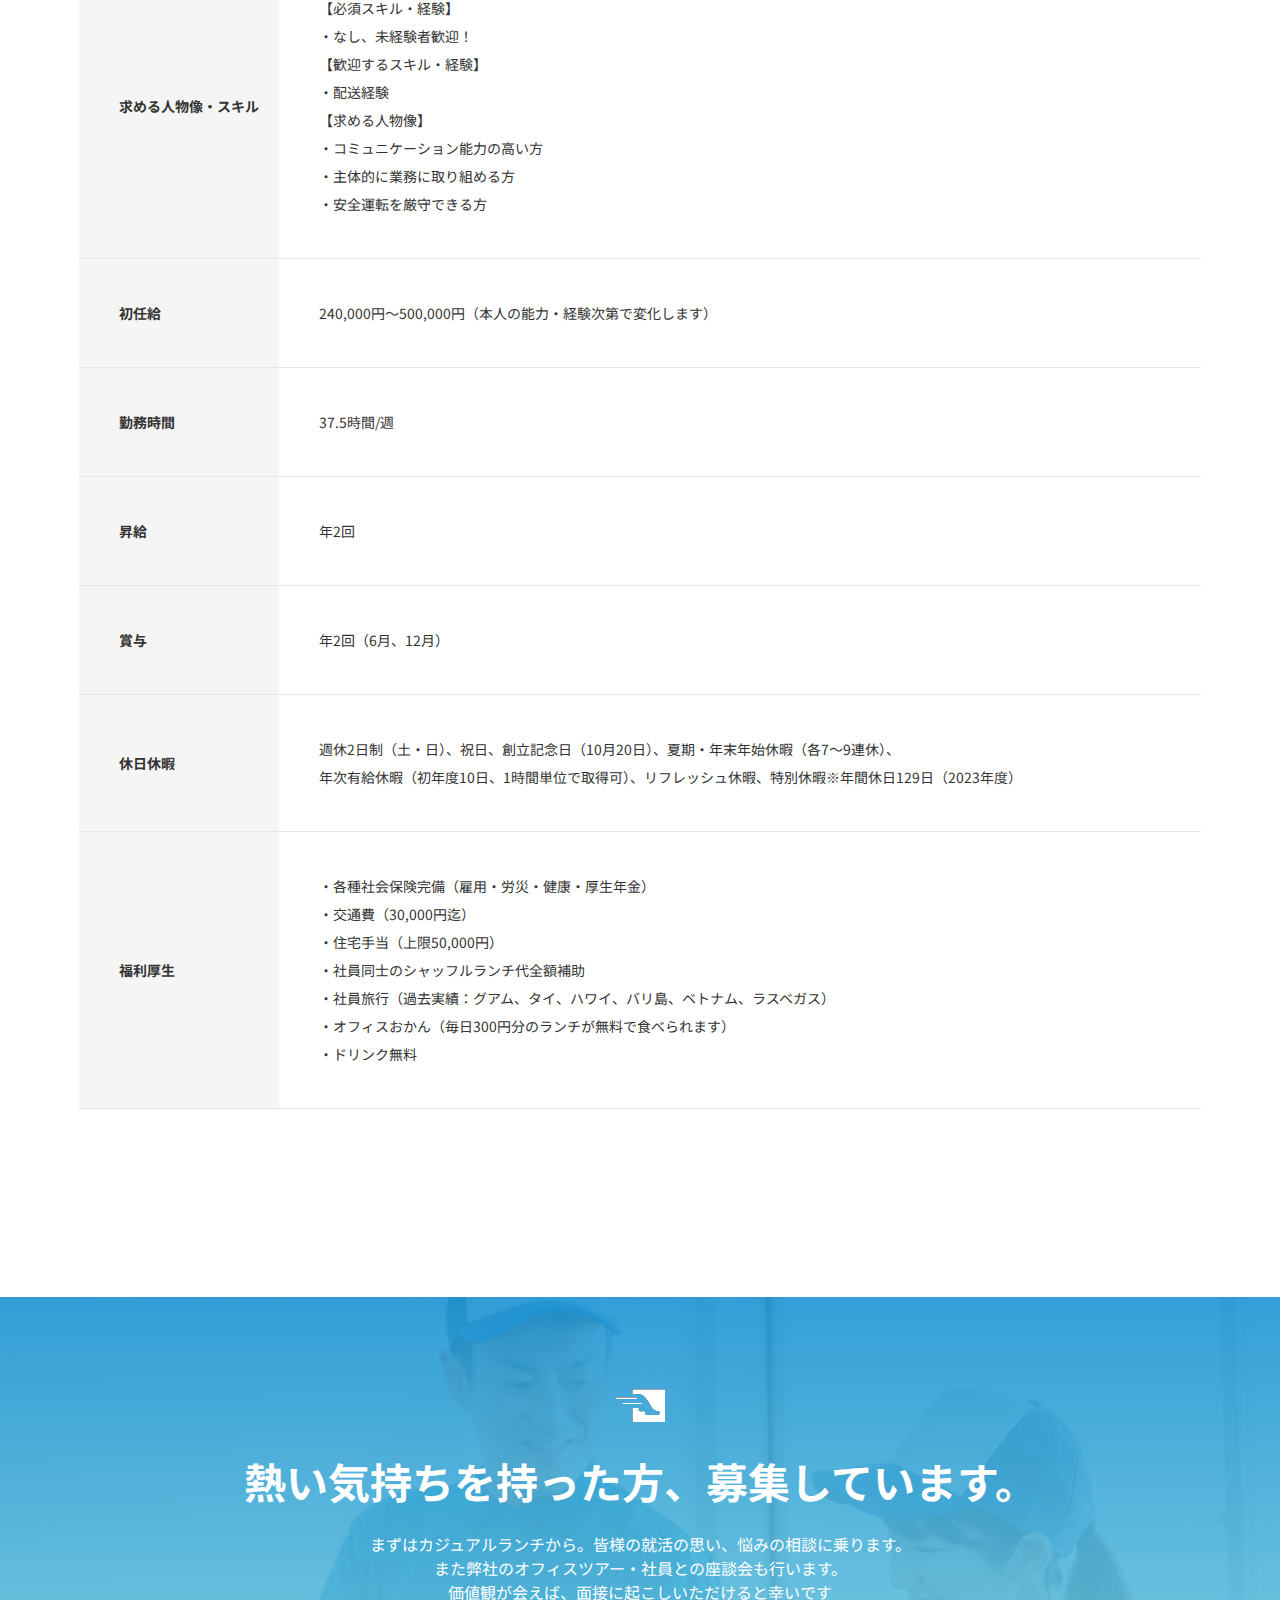
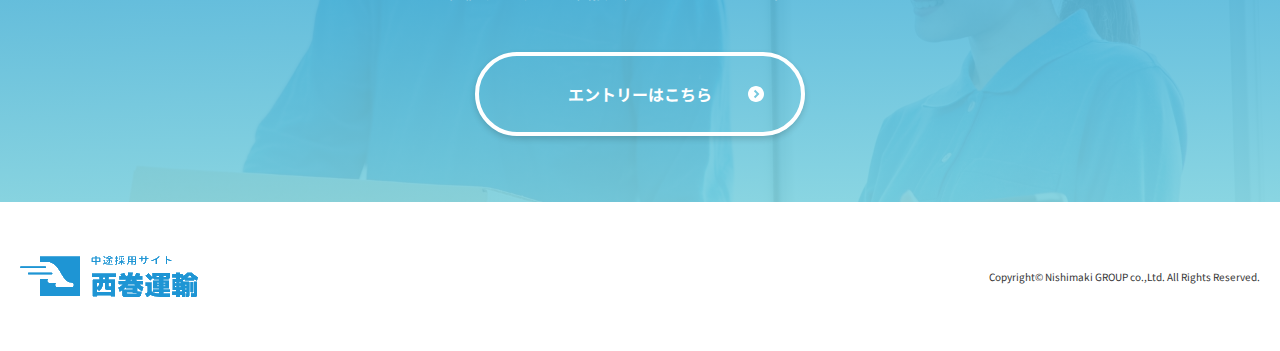
<file: recruit/small_driver.html>
<!DOCTYPE html>
<html lang="ja">
  <head>
    <!-- 文字コードの指定 UTF-8を指定します -->
    <meta charset="UTF-8" />
    <!-- レスポンシブ表示のための記述 -->
    <meta name="viewport" content="width=device-width, initial-scale=1.0" />
    <!-- サイトのアイコンを設定 -->
    <link rel="icon" href="./favicon.ico" type="image/x-icon" />
    <!-- 検索にヒットしないようにするための記述 -->
    <meta name="robots" content="noindex" />
    <!-- サイトのタイトルを記述 -->
    <title>小型ドライバー| 株式会社西巻運輸</title>
    <!-- サイトの概要を記述 -->
    <meta
      name="description"
      content="安全性と信頼性に重点を置き、顧客のニーズに最適な物流ソリューションを提供する株式会社西巻運輸の採用サイトです。"
    />
    <!-- Google Fontsを読み込みための記述 -->
    <link rel="preconnect" href="https://fonts.googleapis.com" />
    <link rel="preconnect" href="https://fonts.gstatic.com" crossorigin />
    <link href="https://fonts.googleapis.com/css2?family=Noto+Sans+JP:wght@400;500;700&display=swap" rel="stylesheet" />

    <!-- スタイルシートの読み込みのための記述 -->
    <link rel="stylesheet" href="../assets/css/style.css?ver=20240321" />
  </head>
  <body>
    <header class="l-header is-white">
      <div class="l-header__inner">
        <h1 class="l-header__logo">
          <a href="../index.html"><img src="../assets/img/logo.svg" alt="西巻運輸" /></a>
        </h1>
        <nav class="l-header__nav">
          <ul class="l-header__nav-list is-black">
            <li class="l-header__list-item"><a href="../index.html#mission">Mission&Vision</a></li>
            <li class="l-header__list-item"><a href="../index.html#message">Message</a></li>
            <li class="l-header__list-item"><a href="../index.html#job">Job List</a></li>
            <li class="l-header__list-item">
              <button class="c-button c-button--secondary js-modal-open">MY PAGEはこちら</button>
            </li>
            <li class="l-header__list-item">
              <div class="l-header__list-item-button">
                <a class="c-button c-button--primary" href="../recruit/entry.html">エントリーはこちら</a>
              </div>
            </li>
          </ul>
        </nav>
        <button id="js-drawer-icon" class="p-drawer-open p-drawer-icon">
          <span class="p-drawer-icon__bar"></span>
          <span class="p-drawer-icon__bar"></span>
          <span class="p-drawer-icon__bar"></span>
        </button>
      </div>
    </header>

    <div id="js-drawer-content" class="p-drawer-content">
      <ul class="p-drawer-content__menu">
        <li class="l-drawer__list-item"><a href="../index.html#mission" class="p-drawer-content__link">Mission&Vision</a></li>
        <li class="l-drawer__list-item"><a href="../index.html#message" class="p-drawer-content__link">Message</a></li>
        <li class="l-drawer__list-item"><a href="../index.html#job" class="p-drawer-content__link">Job List</a></li>
        <li class="l-drawer__list-item">
          <button class="c-button c-button--secondary js-modal-open">MY PAGEはこちら</button>
        </li>
        <li class="l-drawer__list-item">
          <div class="l-drawer__list-item-button">
            <a class="c-button c-button--primary" href="../recruit/entry.html">エントリーはこちら</a>
          </div>
        </li>
      </ul>
    </div>
    <div id="js-drawer-overlay" class="p-drawer-overlay"></div>

    <dialog id="js-login-modal" class="p-login__modal">
      <div class="p-login__inner">
        <div class="p-login__close">
          <button class="p-login__close-button js-modal-close">
            <img src="../assets/img/modal_close.svg" alt="モーダルを閉じる" />
          </button>
        </div>
        <h3 class="p-login__title">MY PAGE-ログイン</h3>

        <form class="p-login__form">
          <div class="p-login__form-item">
            <span class="p-login__form-tag">メールアドレス</span>
            <label for="login-email">
              <input type="email" id="login-email" placeholder="例） example@example.com" autocomplete="email" required />
            </label>
          </div>
          <div class="p-login__form-item">
            <span>パスワード</span>
            <label for="login-password">
              <input type="password" id="login-password" autocomplete="current-password" required />
            </label>
          </div>
        </form>
        <div class="p-login__button">
          <button class="c-button--login">サインイン</button>
        </div>
        <div class="p-login__entry">
          <a href="../recruit/entry.html">新規登録はこちら</a>
        </div>
      </div>
    </dialog>

    <div class="p-recruit__mv">
      <div class="p-recruit__mv-inner">
        <div class="p-recruit__mv-img">
          <img
            src="../assets/img/small_truck_driver.jpg"
            alt="小型トラックで配送を行う女性ドライバー"
            width="2480"
            height="870"
          />
          <p class="p-recruit__mv-title">小型ドライバー</p>
        </div>
      </div>
      <div class="p-recruit__mv-title-wrapper">
        <p class="p-recruit__mv-text">
          小型ドライバーとして、都内を中心に商品の配送業務を担当していただきます。<br />
          配送エリアは固定されており、事前にルートを確認できるので安心して働けます。<br />
          また、未経験の方でも安心してご応募いただける環境を整えており、 経験豊富なスタッフが丁寧に指導いたしますので、
          安心して新たなキャリアをスタートさせることができます。
        </p>
      </div>
    </div>

    <main>
      <section class="p-recruit__about">
        <div class="p-recruit__about-inner">
          <h2 class="p-recruit__about-heading">募集要項</h2>
          <table class="p-recruit__about-table p-recruit-table">
            <tr>
              <th class="p-recruit-table-title">職務内容</th>
              <td class="p-recruit-table-text">
                <ul>
                  <li>・固定エリアへの配送</li>
                  <li>・配送先での受け渡し</li>
                  <li>・軽量貨物の積み下ろし</li>
                </ul>
              </td>
            </tr>
            <tr>
              <th class="p-recruit-table-title">応募資格</th>
              <td class="p-recruit-table-text">
                <span>必須要件</span><br />
                ・普通免許<br />
                <span>歓迎要件</span><br />
                <ul>
                  <li>・配送経験</li>
                  <li>・倉庫作業経験</li>
                </ul>
              </td>
            </tr>
            <tr>
              <th class="p-recruit-table-title">選考方法</th>
              <td class="p-recruit-table-text">エントリーシート、適性検査、面接2回（2023年度入社中途採用実績）</td>
            </tr>
            <tr>
              <th class="p-recruit-table-title">求める人物像・スキル</th>
              <td class="p-recruit-table-text">
                【必須スキル・経験】<br />
                <ul>
                  <li>・なし、未経験者歓迎！</li>
                </ul>
                【歓迎するスキル・経験】<br />
                <ul>
                  <li>・配送経験</li>
                </ul>
                【求める人物像】<br />
                <ul>
                  <li>・コミュニケーション能力の高い方</li>
                  <li>・主体的に業務に取り組める方</li>
                  <li>・安全運転を厳守できる方</li>
                </ul>
              </td>
            </tr>
            <tr>
              <th class="p-recruit-table-title">初任給</th>
              <td class="p-recruit-table-text">240,000円～500,000円（本人の能力・経験次第で変化します）</td>
            </tr>
            <tr>
              <th class="p-recruit-table-title">勤務時間</th>
              <td class="p-recruit-table-text">37.5時間/週</td>
            </tr>
            <tr>
              <th class="p-recruit-table-title">昇給</th>
              <td class="p-recruit-table-text">年2回</td>
            </tr>
            <tr>
              <th class="p-recruit-table-title">賞与</th>
              <td class="p-recruit-table-text">年2回（6月、12月）</td>
            </tr>
            <tr>
              <th class="p-recruit-table-title">休日休暇</th>
              <td class="p-recruit-table-text">
                週休2日制（土・日）、祝日、創立記念日（10月20日）、夏期・年末年始休暇（各7～9連休）、<br />
                年次有給休暇（初年度10日、1時間単位で取得可）、リフレッシュ休暇、特別休暇※年間休日129日（2023年度）
              </td>
            </tr>
            <tr>
              <th class="p-recruit-table-title">福利厚生</th>
              <td class="p-recruit-table-text">
                <ul>
                  <li>・各種社会保険完備（雇用・労災・健康・厚生年金）</li>
                  <li>・交通費（30,000円迄）</li>
                  <li>・住宅手当（上限50,000円）</li>
                  <li>・社員同士のシャッフルランチ代全額補助</li>
                  <li>・社員旅行（過去実績：グアム、タイ、ハワイ、バリ島、ベトナム、ラスベガス）</li>
                  <li>・オフィスおかん（毎日300円分のランチが無料で食べられます）</li>
                  <li>・ドリンク無料</li>
                </ul>
              </td>
            </tr>
          </table>
        </div>
      </section>
    </main>

    <section class="p-cta">
      <div class="p-cta__inner l-inner">
        <div class="p-cta__logo">
          <img src="../assets/img/cta_logo.png" alt="西巻運輸のロゴマーク" />
        </div>
        <h3 class="p-cta__lead">熱い気持ちを持った方、募集しています。</h3>
        <p class="p-cta__text">
          まずはカジュアルランチから。皆様の就活の思い、悩みの相談に乗ります。<br />
          また弊社のオフィスツアー・社員との座談会も行います。<br />
          価値観が会えば、面接に起こしいただけると幸いです
        </p>
        <div class="p-cta__button">
          <a class="c-button c-button--cta" href="../recruit/entry.html">エントリーはこちら</a>
        </div>
      </div>
    </section>

    <footer class="l-footer">
      <div class="l-footer__inner">
        <div class="l-footer__logo">
          <img src="../assets/img/logo_footer.png" alt="西巻運輸" />
        </div>
        <small class="l-footer__copyright">
          Copyright&copy;&nbsp;Nishimaki&nbsp;GROUP&nbsp;co.,Ltd.&nbsp;All&nbsp;Rights&nbsp;Reserved.
        </small>
      </div>
    </footer>
    <script src="https://ajax.googleapis.com/ajax/libs/jquery/3.7.1/jquery.min.js"></script>
    <script src="../assets/js/sqript.js"></script>
  </body>
</html>
</file>
<file: assets/css/style.css>
*,
*::before,
*::after {
	box-sizing: border-box;
}

html,
body,
h1,
h2,
h3,
h4,
h5,
h6,
ul,
ol,
dl,
li,
dt,
dd,
p,
div,
span,
img,
a,
table,
tr,
th,
td,
small,
button,
time,
figure {
	border: 0;
	font: inherit;
	font-size: 100%;
	margin: 0;
	padding: 0;
	vertical-align: baseline;
}

html {
	line-height: 1;
}

ol,
ul {
	list-style: none;
}

li,
dd {
	list-style-type: none;
}

header,
footer,
nav,
section,
article,
main,
aside,
figure,
figcaption {
	display: block;
}

img {
	border: none;
	vertical-align: bottom;
}

a {
	text-decoration: none;
}

input,
select,
textarea {
	border: none;
}

input[type=checkbox] {
	border-radius: 0;
	-webkit-appearance: none;
	-moz-appearance: none;
	appearance: none;
}

html {
	overflow-x: hidden;
	scroll-behavior: smooth;
	-webkit-overflow-scrolling: touch;
}

body {
	box-sizing: border-box;
	color: #333;
	font-family: "Noto Sans JP", sans-serif;
	font-size: 16px;
	line-height: normal;
	overflow-x: hidden;
	-webkit-overflow-scrolling: touch;
}

img {
	height: auto;
	max-width: 100%;
}

a {
	color: inherit;
	cursor: pointer;
	transition: opacity 0.3s;
}

a:hover {
	opacity: 0.7;
}

input::-moz-placeholder {
	color: #c1c1c1;
}

input::placeholder {
	color: #c1c1c1;
}

input:-webkit-autofill {
	animation-name: onAutoFillStart;
	-webkit-transition: background-color 50000s ease-in-out 0s;
	transition: background-color 50000s ease-in-out 0s;
}

button {
	background: transparent;
	cursor: pointer;
	transition: opacity 0.3s;
	width: 100%;
}

button:hover {
	opacity: 0.8;
}

span {
	display: inline-block;
}

.l-header {
	background: #fff;
	color: #fff;
	height: 60px;
	left: 0;
	opacity: 1;
	position: fixed;
	right: 0;
	top: 0;
	transition: 0.3s ease;
	visibility: visible;
	width: 100%;
	z-index: 50;
}

.l-header.is-white {
	background: #fff;
	box-shadow: 0 3px 6px rgba(0, 0, 0, 0.1);
	color: #333;
}

.l-header.is-white .l-header__list-item {
	text-shadow: none;
}

.l-header__inner {
	align-items: center;
	display: flex;
	justify-content: space-between;
	margin-left: auto;
	margin-right: auto;
	padding-block: 12px;
	padding-inline: 18px;
}

.l-header__logo {
	width: 128px;
}

.l-header__nav {
	display: none;
}

.l-header__nav-list {
	align-items: center;
	display: flex;
}

.l-header__nav-list.is-black {
	color: #333;
}

.l-header__list-item {
	font-size: 13px;
}

.l-header__list-item:nth-child(1),
.l-header__list-item:nth-child(2),
.l-header__list-item:nth-child(3) {
	margin-right: 29px;
	text-shadow: 2px 2px 3px rgba(0, 0, 0, 0.8);
}

.l-header__list-item:nth-child(4) {
	margin-right: 12px;
}

.l-inner {
	margin-left: auto;
	margin-right: auto;
	max-width: 1040px;
	padding-left: 20px;
	padding-right: 20px;
}

.l-footer {
	padding-bottom: 49px;
	padding-top: 49px;
}

.l-footer__inner {
	align-items: center;
	display: flex;
	flex-direction: column;
	gap: 30px;
	margin-left: auto;
	margin-right: auto;
	max-width: 1480px;
	padding-left: 20px;
	padding-right: 20px;
}

.l-footer__copyright {
	font-size: 10px;
	text-align: right;
}

.c-button {
	border-radius: 30px;
	color: #fff;
	cursor: pointer;
	display: inline-block;
	font-size: 13px;
	line-height: normal;
	padding: 16px 16px 15px 16px;
	text-align: center;
	transition: opacity 0.3s;
	width: 100%;
}

.c-button:hover {
	opacity: 0.7;
}

.c-button--secondary {
	background: #7dd1df;
	width: 180px;
}

.c-button--primary {
	background: #1e95d4;
	width: 180px;
}

.c-button--cta {
	border: 4px solid #fff;
	border-radius: 42px;
	box-shadow: 0px 3px 6px 0px rgba(0, 0, 0, 0.16);
	font-size: 16px;
	font-weight: 700;
	max-width: 330px;
	padding: 20px;
	position: relative;
}

.c-button--cta::after {
	background: url(../img/button_cta_arrow.svg) no-repeat, center center/contain;
	content: "";
	height: 16px;
	position: absolute;
	right: 11.5%;
	top: 50%;
	transform: translateY(-50%);
	width: 16px;
}

.c-button--entry {
	background: #dcdfe6;
	border-radius: 42px;
	font-size: 16px;
	font-weight: 700;
	height: 84px;
	max-width: 330px;
	padding: 15px;
	position: relative;
}

.c-button--entry-active {
	background: #1e95d4;
}

.c-button--login {
	background: #dcdfe6;
	border-radius: 4px;
	color: #fff;
	display: inline-block;
	font-weight: 700;
	padding: 8px 10px 9px 10px;
	width: 130px;
}

.c-button--login-active {
	background: #1e5099;
}

.c-section-heading {
	font-size: 22px;
	font-weight: 700;
	padding-top: 20px;
	position: relative;
	text-align: center;
}

.c-section-heading::before {
	background-position: center center;
	background-repeat: no-repeat;
	background-size: contain;
	content: "";
	left: 50%;
	position: absolute;
	top: 0;
	transform: translateX(-50%);
}

.p-loading {
	align-items: center;
	animation: fadeOut 1.5s 2.3s forwards;
	background-color: #fff;
	display: flex;
	height: 100%;
	justify-content: center;
	left: 0;
	position: fixed;
	top: 0;
	width: 100%;
	z-index: 52;
}

.p-loading.is-active {
	opacity: 0;
	visibility: hidden;
}

.p-loading__logo {
	animation: logo_fade 2s 0.5s forwards;
	opacity: 0;
	width: 175px;
}

.p-loading__logo.is-active {
	opacity: 0;
	visibility: hidden;
}

.p-login__modal {
	background: #fff;
	border: none;
	inset: 0;
	margin: auto;
	max-height: calc(100% - 40px);
	max-width: calc(100% - 30px);
	position: fixed;
	z-index: 60;
}

.p-login__modal::backdrop {
	background: rgba(0, 0, 0, 0.8);
}

.p-login__inner {
	padding: 20px;
}

.p-login__close {
	background-color: #fff;
	margin-left: auto;
	width: 21px;
}

.p-login__close-button {
	background: transparent;
}

.p-login__title {
	font-size: 24px;
	font-weight: 700;
	line-height: 1.5;
}

.p-login__form {
	display: flex;
	flex-direction: column;
	gap: 29px;
	margin-top: 22px;
}

.p-login__form-item {
	display: flex;
	flex-direction: column;
	gap: 11px;
}

.p-login__form-item input {
	background: #fff;
	border: 1px solid #dcdfe6;
	border-radius: 4px;
	min-width: 280px;
	padding: 12px 14px;
}

.p-login__form-tag {
	color: #606266;
	font-size: 14px;
	line-height: 1.5;
}

.p-login__button {
	margin-top: 34px;
	text-align: center;
}

.p-login__entry {
	color: #448aff;
	font-size: 14px;
	line-height: 1.5;
	margin-top: 55px;
	text-align: right;
}

.p-drawer-icon {
	height: 13px;
	position: relative;
	width: 20px;
	z-index: 50;
}

.p-drawer-icon.is-checked .p-drawer-icon__bar:nth-of-type(1) {
	top: 5px;
	transform: rotate(30deg);
}

.p-drawer-icon.is-checked .p-drawer-icon__bar:nth-of-type(2) {
	display: none;
}

.p-drawer-icon.is-checked .p-drawer-icon__bar:nth-of-type(3) {
	top: 5px;
	transform: rotate(-30deg);
}

.p-drawer-icon__bar {
	background: #333;
	height: 1px;
	left: 0;
	position: absolute;
	top: 0;
	transition: transform 0.3s linear, top 0.3s linear;
	width: 20px;
}

.p-drawer-icon__bar:nth-of-type(2) {
	top: 5px;
}

.p-drawer-icon__bar:nth-of-type(3) {
	top: 11px;
}

.p-drawer-content {
	background: #fff;
	height: 100%;
	height: calc(100% - 60px);
	padding: 86px 40px 40px;
	position: fixed;
	right: 0;
	top: 0;
	top: 60px;
	transform: translateX(100%);
	transition: transform 0.3s ease;
	width: 320px;
	z-index: 50;
}

.p-drawer-content.is-checked {
	transform: translateX(0);
}

.p-drawer-content__menu {
	display: flex;
	flex-direction: column;
	gap: 20px;
	margin-left: auto;
	margin-right: auto;
	text-align: center;
}

.l-drawer__list-item {
	font-size: 13px;
}

.p-drawer-overlay {
	background: rgba(17, 17, 17, 0.7);
	display: none;
	height: 100vh;
	left: 0;
	opacity: 0;
	position: fixed;
	top: inherit;
	transition: 0.3s;
	width: 100%;
	z-index: 10;
}

.p-drawer-overlay.is-checked {
	display: block;
	height: 100%;
	opacity: 1;
	visibility: visible;
	width: 100%;
}

.p-mv {
	margin-top: 60px;
	padding-top: 14px;
	position: relative;
}

.p-mv::after {
	background: linear-gradient(180deg, #1e95d4 0%, #7dd1df 99.98%);
	bottom: 0;
	content: "";
	height: 522px;
	position: absolute;
	top: 85px;
	width: 87.3%;
	z-index: -1;
}

.p-mv__bg {
	height: 545px;
	margin-left: auto;
	overflow: hidden;
	position: relative;
	width: 77.9%;
}

.p-mv__bg-img {
	animation: slider-1 24s linear infinite;
	background-position: 70%;
	background-repeat: no-repeat;
	background-size: cover;
	height: 100%;
	margin-left: auto;
	opacity: 0;
	overflow: hidden;
	position: absolute;
	right: 0;
	top: 0;
	width: 100%;
}

.p-mv__bg-img:nth-child(1) {
	animation-delay: -2s;
	background-image: url(../img/mv_bg.jpg);
	background-position: 70%;
}

.p-mv__bg-img:nth-child(2) {
	animation-delay: 6s;
	background-image: url(../img/mv_bg2.jpg);
	background-position: 30%;
}

.p-mv__bg-img:nth-child(3) {
	animation-delay: 14s;
	background-image: url(../img/mv_bg3.jpg);
	background-position: 50%;
}

.p-mv__lead {
	bottom: 1.875rem;
	left: 2.7rem;
	position: absolute;
	width: clamp(16.25rem, 10.411rem + 29.2vw, 36.688rem);
	z-index: 5;
}

.p-mv__lead img {
	filter: drop-shadow(2px 2px 3px rgba(0, 0, 0, 0.9));
}

.p-mission {
	background-image: url(../img/mission_bg.jpg);
	background-position: bottom center;
	background-repeat: no-repeat;
	background-size: contain;
	padding-bottom: 262px;
}

.p-mission__heading::before {
	background: url(../img/mission_vision.svg);
	height: 12px;
	width: 98px;
}

.p-mission__boxes {
	display: flex;
	flex-direction: column;
	gap: 111px;
	margin-left: auto;
	margin-right: auto;
	margin-top: 80px;
}

.p-mission__box {
	display: flex;
	flex-direction: column;
	gap: 25px;
	max-width: 720px;
}

.p-mission__box:nth-of-type(2) {
	justify-content: flex-end;
	margin-left: auto;
	text-align: right;
}

.p-mission__box:nth-of-type(2) .p-mission__box-title {
	margin-left: auto;
}

.p-mission__box-title {
	height: 30px;
	width: 137px;
}

.p-mission__box-lead {
	font-size: 18px;
	font-weight: 700;
}

.p-mission__box-text {
	line-height: 2.5;
}

.p-mission__bg {
	width: 100%;
	z-index: -1;
}

.p-message__content-bg {
	background-image: url(../img/message_bg.jpg);
	background-position: top;
	background-repeat: no-repeat;
	background-size: 100%;
	margin-top: 69px;
	position: relative;
}

.p-message__content-bg::before {
	background-image: linear-gradient(to bottom, transparent 0 20%, #fff 100%);
	content: "";
	display: block;
	height: 100%;
	height: 500px;
	left: 0;
	position: absolute;
	top: 0;
	width: 100%;
}

.p-message__heading::before {
	background: url(../img/message.svg);
	height: 11px;
	width: 48px;
}

.p-message__content {
	display: flex;
	flex-direction: column;
	gap: 30px;
	padding-top: 45%;
	position: relative;
	text-shadow: 2px 2px 5px #fff;
	width: 100%;
}

.p-message__content-lead {
	font-size: 20px;
	line-height: normal;
	padding-left: 20px;
}

.-message__content-text {
	line-height: 2.3;
	padding-left: 20px;
	padding-right: 20px;
	width: 100%;
}

.p-message__personal {
	background-color: #fff;
	display: flex;
	flex-direction: column;
	gap: 20px;
	left: 0;
	max-width: 230px;
	min-width: 180px;
	padding: 16px 23px 21px 26px;
	position: absolute;
	top: 20px;
}

.p-message__personal-title {
	font-size: 18px;
	line-height: normal;
}

.p-message__personal-name {
	width: 100px;
}

.p-job {
	padding-bottom: 97px;
}

.p-job__inner {
	margin-bottom: 97px;
	margin-top: 69px;
	overflow: hidden;
	padding-top: 58px;
	position: relative;
	width: 100%;
}

.p-job__inner::before {
	background: #f9f9f9;
	content: "";
	height: 100%;
	left: 0;
	position: absolute;
	top: 0;
	width: 100%;
	z-index: -1;
}

.p-job__heading::before {
	background: url(../img/job_list.svg);
	height: 12px;
	width: 56px;
}

.job__lead {
	line-height: 2;
	margin-top: 43px;
	text-align: center;
}

.p-job__cards {
	display: grid;
	grid-template-columns: 1fr;
	grid-template-rows: 1fr;
	margin-left: auto;
	margin-right: auto;
	padding-bottom: 80px;
	padding-left: 20px;
	padding-right: 20px;
	position: relative;
	row-gap: 98px;
}

.p-jpb-card {
	margin-left: auto;
	margin-right: auto;
	max-width: 451px;
	position: relative;
}

.p-job-card__img {
	max-width: 431px;
}

.p-job-card__contents {
	background: #fff;
	bottom: 0;
	box-shadow: 0px 3px 6px 0px rgba(0, 0, 0, 0.16);
	max-width: 431px;
	min-height: 99px;
	position: absolute;
	right: 0;
	top: 80%;
}

.p-job-card__contents::after {
	background: url(../img/job_card_arrow.svg) no-repeat, center center/cover;
	content: "";
	height: 13px;
	position: absolute;
	right: 20px;
	top: 50%;
	transform: translateY(-50%);
	width: 13px;
}

.p-job__card-inner {
	height: 99px;
	position: relative;
}

.p-job-card__title {
	background: #333;
	color: #fff;
	font-size: 12px;
	left: 0;
	padding-bottom: 4px;
	padding-top: 4px;
	position: absolute;
	text-align: center;
	top: -25px;
	width: 120px;
}

.p-job-card__text {
	align-items: center;
	display: table-cell;
	font-size: 12px;
	line-height: 1.7;
	min-height: 99px;
	padding: 20px 40px 19px 17px;
	vertical-align: middle;
}

.p-cta {
	background: url(../img/mv_bg.jpg);
	background-position: top 20% center;
	background-repeat: no-repeat;
	background-size: cover;
	padding-bottom: 66px;
	padding-top: 84px;
	position: relative;
}

.p-cta::after {
	background: linear-gradient(180deg, rgba(30, 149, 212, 0.9) 0%, rgba(125, 209, 223, 0.9) 99.98%);
	bottom: 0;
	content: "";
	left: 0;
	position: absolute;
	right: 0;
	top: 0;
}

.p-cta__inner {
	margin-left: auto;
	margin-right: auto;
	position: relative;
	text-align: center;
	z-index: 1;
}

.p-cta__logo {
	height: 49px;
	margin-left: auto;
	margin-right: auto;
	width: 49px;
}

.p-cta__lead {
	color: #fff;
	font-size: 24px;
	font-weight: 700;
	margin-top: 20px;
}

.p-cta__text {
	color: #fff;
	line-height: 1.5;
	margin-top: 21px;
}

.p-cta__button {
	margin-top: 48px;
}

.p-recruit__mv {
	padding-top: 60px;
}

.p-recruit__mv-inner {
	background: linear-gradient(180deg, transparent 0%, transparent 50%, #b5e5e7 50%, #b5e5e7 100%);
	width: 100%;
}

.p-recruit__mv-img {
	margin-left: auto;
	margin-right: auto;
	max-width: 1240px;
	position: relative;
	position: relative;
	text-align: center;
	width: 86%;
}

.p-recruit__mv-img img {
	height: 434px;
	width: 100%;
	-o-object-fit: cover;
	filter: brightness(50%);
	object-fit: cover;
}

.p-recruit__mv-title {
	color: #fff;
	font-size: 22px;
	left: 50%;
	position: relative;
	position: absolute;
	text-align: center;
	top: 50%;
	transform: translate(-50%, -50%);
	white-space: nowrap;
	z-index: 5;
}

.p-recruit__mv-title::before {
	color: #7dd1df;
	content: "中途採用";
	font-size: 14px;
	left: 50%;
	position: absolute;
	top: -29px;
	transform: translateX(-50%);
}

.p-recruit__mv-title-wrapper {
	background: #b5e5e7;
	padding-bottom: 83px;
	padding-left: 20px;
	padding-right: 20px;
	padding-top: 83px;
}

.p-recruit__mv-text {
	font-size: 16px;
	line-height: 2;
	margin-left: auto;
	margin-right: auto;
	max-width: 750px;
	text-align: center;
}

.p-recruit__about {
	padding-bottom: 188px;
	padding-top: 75px;
}

.p-recruit__about-inner {
	margin-left: auto;
	margin-right: auto;
	max-width: 1162px;
	padding-left: 20px;
	padding-right: 20px;
}

.p-recruit__about-heading {
	font-size: 24px;
	font-weight: 400;
	line-height: 2;
	text-align: center;
}

.p-recruit-table {
	border-collapse: collapse;
	border-top: 1px solid #e7e7e7;
	margin-left: auto;
	margin-right: auto;
	margin-top: 75px;
	max-width: 1122px;
}

.p-recruit-table th,
.p-recruit-table td {
	display: block;
}

.p-recruit-table-title {
	align-items: center;
	background: #f5f5f5;
	border-bottom: 1px solid #e7e7e7;
	font-size: 14px;
	font-weight: 700;
	line-height: 2;
	padding-bottom: 20px;
	padding-left: 20px;
	padding-right: 20px;
	padding-top: 20px;
	text-align: center;
	white-space: nowrap;
}

.p-recruit-table-text {
	border-bottom: 1px solid #e7e7e7;
	font-size: 14px;
	line-height: 2;
	padding: 20px 10px;
	vertical-align: middle;
}

.p-recruit-table-text span {
	font-weight: 700;
}

.p-entry {
	background: rgba(236, 245, 246, 0.5882352941);
	margin-top: 60px;
	padding-bottom: 75px;
	padding-top: 72px;
}

.p-contact__box-title {
	font-size: 24px;
}

.p-contact__box-title-color {
	color: #1e95d4;
}

.p-contact__box-text {
	font-size: 14px;
	line-height: 2;
	margin-top: 30px;
}

.p-contact__box {
	background: #fff;
	border-radius: 20px;
	margin-left: auto;
	margin-right: auto;
	max-width: 90%;
	padding: 50px 20px;
}

.p-form-title {
	font-size: 18px;
	font-weight: 700;
	text-align: center;
}

.p-contact__form {
	margin-left: auto;
	margin-right: auto;
}

.p-contact__fields {
	display: flex;
	flex-direction: column;
	gap: 40px;
	margin-left: auto;
	margin-right: auto;
	margin-top: 59px;
}

.p-form__field {
	display: flex;
	flex-direction: column;
	gap: 8px;
}

.p-form__field-head {
	align-items: start;
	align-items: center;
	display: flex;
	gap: 15px;
	height: 40px;
}

.p-form__field-label {
	font-size: 14px;
	line-height: 1;
	vertical-align: middle;
}

.p-form__field-tag {
	align-items: center;
	background: #1e95d4;
	color: #fff;
	display: inline-block;
	font-size: 14px;
	line-height: 1;
	margin-bottom: 7px;
	margin-top: 6px;
	padding: 7px 9px 6px 9px;
	vertical-align: middle;
}

.p-form__field-tag:nth-of-type(6) {
	background: #ddd;
}

.p-form__field-tag--gray {
	background: #ddd;
	color: #909090;
}

.p-form__field-item {
	flex-grow: 1;
	max-width: 466px;
}

.p-form__field-item-text {
	font-size: 12px;
	line-height: 1.5;
	margin-top: 6px;
	vertical-align: middle;
}

.p-form__field-item-text:nth-of-type(2) {
	margin-top: 13px;
}

.p-form__field-radios {
	display: flex;
	flex-direction: column;
	gap: 13px;
	margin-bottom: 8px;
	margin-top: 8px;
}

.p-form-radio {
	cursor: pointer;
	line-height: 1.1538461538;
	position: relative;
}

.p-form-radio__input {
	height: 1px;
	position: absolute;
	width: 1px;
	clip: rect(0, 0, 0, 0);
	overflow: hidden;
}

.p-form-radio__input:checked + .p-from-radio__text::after {
	opacity: 1;
}

.p-form-text {
	background: #fff;
	border: 1px solid #dcdfe6;
	border-radius: 4px;
	height: 40px;
	padding-block: 10px;
	padding-inline: 12px;
	transition: border-color 0.3s;
	width: 100%;
}

.p-form-text--short {
	width: 151px;
}

.p-form-textarea {
	background: #fff;
	border: 1px solid #dcdfe6;
	border-radius: 5px;
	height: 200px;
	margin-top: 25px;
	padding: 12px;
	resize: none;
	width: 100%;
}

.p-form-textarea--large {
	height: 288px;
}

.p-form__button {
	margin-left: auto;
	margin-right: auto;
	margin-top: 98px;
	max-width: 330px;
	text-align: center;
}

.p-from-radio__input {
	height: 1px;
	position: absolute;
	width: 1px;
	clip: rect(0, 0, 0, 0);
	overflow: hidden;
}

.p-from-radio__input:checked + .p-from-radio__text::after {
	opacity: 1;
}

.p-from-radio__text {
	line-height: 1;
	padding-left: 44px;
	position: relative;
}

.p-from-radio__text::before,
.p-from-radio__text::after {
	border-radius: 50%;
	content: "";
	position: absolute;
	top: 50%;
	transform: translateY(-50%);
}

.p-from-radio__text::before {
	background: #f3f6fa;
	border-radius: 50%;
	height: 26px;
	left: 0;
	transition: border-color 0.3s;
	width: 26px;
}

.p-from-radio__text::after {
	background: #1e95d4;
	border-radius: 50%;
	height: 12px;
	left: 7px;
	opacity: 0;
	width: 12px;
}

.p-form__checkbox {
	margin-top: 49px;
	position: relative;
	text-align: center;
}

.p-form__checkbox-input {
	height: 1px;
	position: absolute;
	width: 1px;
	clip: rect(0, 0, 0, 0);
	overflow: hidden;
}

.p-form__checkbox-input:checked + .form__checkbox-text::after {
	opacity: 1;
}

.p-form__checkbox-label {
	display: inline-block;
}

.form__checkbox-text {
	font-size: 14px;
	padding-left: 30px;
	position: relative;
}

.form__checkbox-text::before,
.form__checkbox-text::after {
	content: "";
	left: 0;
	position: absolute;
	top: 50%;
	transform: translateY(-50%);
}

.form__checkbox-text::before {
	background: #f9fbfd;
	border: 1px solid #e0e5eb;
	border-radius: 2px;
	height: 16px;
	width: 16px;
}

.form__checkbox-text::after {
	background: url(../img/check_icon.svg) no-repeat center center/contain;
	height: 16px;
	left: 0;
	opacity: 0;
	width: 16px;
}

.p-form__checkbox-link {
	text-decoration: underline;
}

.p-form__button {
	position: relative;
}

.p-form__button::after {
	background: url(../img/button_cta_arrow.svg) no-repeat center center/contain;
	content: "";
	height: 16px;
	position: absolute;
	right: 2.625rem;
	top: 50%;
	transform: translateY(-50%);
	width: 16px;
}

.u-separate {
	padding-top: 78px;
}

.end-message {
	display: none;
}

.false-message {
	display: none;
}

.u-submit-message__end,
.u-submit-message__false {
	display: none;
	text-align: center;
}

@media screen and (min-width: 600px) {

.p-message__content {
	padding-left: 40px;
	padding-right: 40px;
	padding-top: 30%;
}

.job__lead {
	line-height: normal;
}

.p-job-card__contents {
	right: -20px;
	width: 431px;
}

.p-recruit-table-text {
	padding: 40px;
	width: 82.2%;
}

.p-contact__box-text {
	line-height: 2.7;
	margin-top: 49px;
}

.p-contact__box {
	max-width: 79%;
	padding: 50px 50px;
}

}

@media screen and (min-width: 768px) {

.l-footer__inner {
	flex-direction: row;
	justify-content: space-between;
}

.c-button--cta {
	padding: 26px;
}

.c-button--entry {
	font-size: 18px;
}

.c-section-heading {
	font-size: 28px;
}

.p-login__form-item input {
	width: 460px;
}

.p-mv::after {
	height: 575px;
	top: 243px;
}

.p-mv {
	height: 818px;
	margin-top: 0;
	padding-bottom: 113px;
	padding-top: 0;
}

.p-mv__bg {
	height: 705px;
}

.p-mv__lead {
	bottom: 8.9rem;
	left: 9.2%;
}

.p-mission__boxes {
	margin-top: 132px;
	max-width: 1000px;
}

.p-mission__box {
	padding-left: 20px;
	padding-right: 43px;
}

.p-mission__box-lead {
	font-size: 24px;
}

.p-message__content-bg::before {
	display: none;
}

.p-message__content-bg {
	background-position: 10%;
	background-position: bottom 20% right;
	background-size: 80%;
	height: 752px;
}

.p-message__content {
	padding-bottom: 23px;
	padding-left: 0;
	padding-right: 0;
	padding-top: 23px;
}

.-message__content-text {
	max-width: 570px;
}

.p-message__personal {
	margin-left: auto;
	position: absolute;
	right: 0;
	top: 76.5%;
	width: 200px;
}

.p-message__personal-name {
	width: 120px;
}

.p-jpb-card {
	height: 312px;
}

.p-job-card__text {
	height: 99px;
	max-width: 342px;
	padding: 20px 20px 19px 17px;
}

.p-cta__lead {
	font-size: 32px;
}

.p-recruit__mv-title {
	font-size: 32px;
}

.p-recruit__mv-text {
	font-size: 18px;
}

.p-recruit__about-heading {
	font-size: 32px;
}

.p-recruit-table th,
.p-recruit-table td {
	display: table-cell;
}

.p-recruit-table-title {
	padding-left: 40px;
	text-align: left;
	vertical-align: middle;
	width: 20%;
}

.p-entry {
	margin-top: 100px;
}

.p-contact__box-title {
	font-size: 28px;
}

.p-contact__fields {
	gap: 60px;
}

}

@media screen and (min-width: 900px) {

.l-header {
	background: transparent;
	height: 100px;
}

.l-header__inner {
	padding-block: 25px;
	padding-inline: 20px;
}

.l-header__logo {
	width: 179px;
}

.l-header__nav {
	display: inline-block;
}

.c-section-heading {
	font-size: 32px;
}

.c-section-heading {
	font-size: 40px;
}

.p-drawer-open {
	display: none;
}

.p-drawer-icon {
	display: none;
}

.p-message__content-bg {
	background-position: bottom right;
	background-size: 100%;
}

.p-message__content {
	margin-left: 5%;
	margin-top: 0;
}

.p-message__content-lead {
	font-size: 32px;
}

.-message__content-text {
	max-width: 590px;
}

.p-message__personal {
	width: 298px;
}

.p-message__personal-name {
	width: 156px;
}

.p-job__cards {
	grid-template-columns: 1fr 1fr;
	grid-template-rows: 1fr 1fr;
	-moz-column-gap: 48px;
	column-gap: 48px;
	row-gap: 88px;
}

.p-recruit__mv {
	padding-top: 100px;
}

.p-contact__box-title {
	font-size: 36px;
}

.p-form__field {
	flex-direction: row;
	gap: 93px;
}

.p-form__field-head {
	white-space: nowrap;
	width: 17%;
}

}

@media screen and (min-width: 1200px) {

.p-message__content-bg {
	background-position: top right;
	background-size: cover;
}

.p-message__content {
	margin-left: 16.6%;
}

.p-job__inner::before {
	height: 941px;
	left: 12.6%;
}

.p-job__cards {
	-moz-column-gap: 98px;
	column-gap: 98px;
	max-width: 1000px;
	row-gap: 88px;
}

.p-cta__lead {
	font-size: 42px;
}

.p-recruit__mv-title {
	font-size: 42px;
}

.p-recruit-table-title {
	max-height: 247px;
	text-align: left;
	width: 17.8%;
}

.p-contact__box {
	max-width: 1140px;
	padding: 98px 100px 126px 100px;
}

}

@keyframes fadeOut {

0% {
	opacity: 1;
}

100% {
	opacity: 0;
	visibility: hidden;
}

}

@keyframes logo_fade {

0% {
	opacity: 0;
	transform: translateY(20px);
}

60% {
	opacity: 1;
	transform: translateY(0);
}

100% {
	opacity: 0;
}

}

@keyframes slider-1 {

0% {
	opacity: 0;
	transform: scale(1);
}

4.16% {
	opacity: 1;
}

33.33% {
	opacity: 1;
}

41.66% {
	opacity: 0;
	transform: scale(1.2);
}

100% {
	opacity: 0;
}

}
</file>
